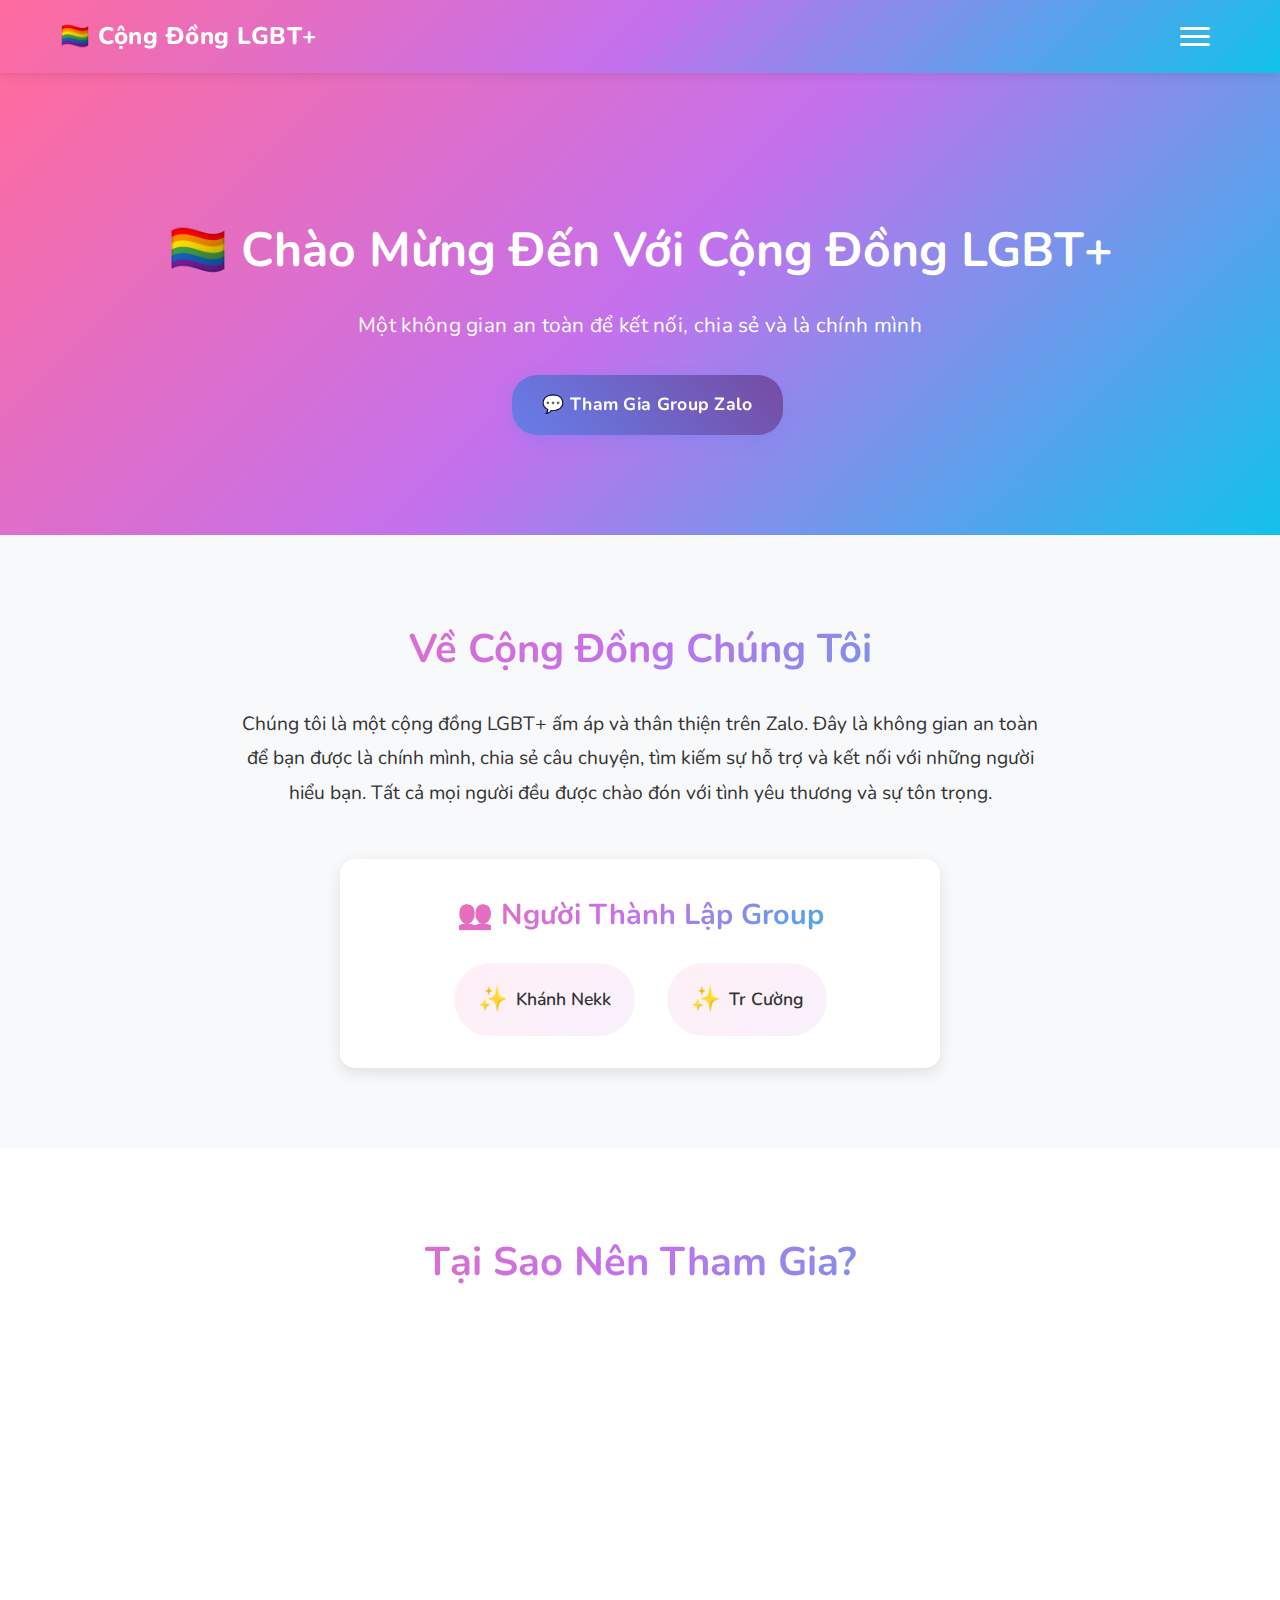
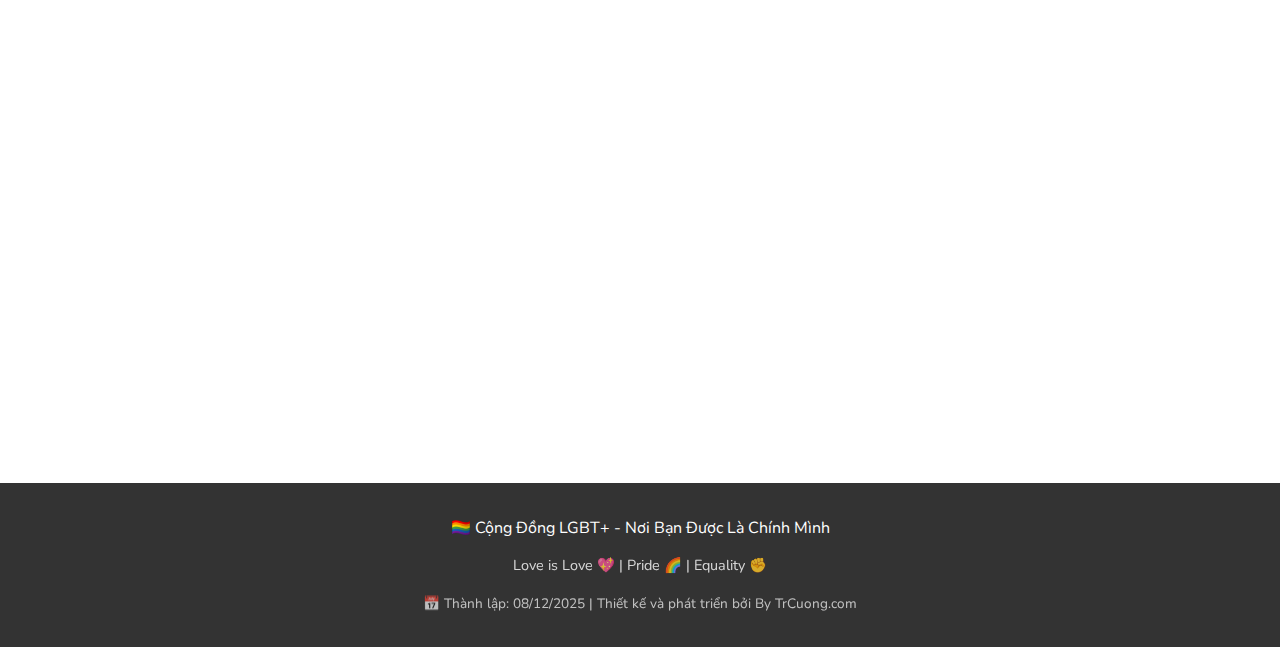
<file: index.html>
<!DOCTYPE html>
<html lang="vi">
<head>
    <meta charset="UTF-8">
    <meta name="viewport" content="width=device-width, initial-scale=1.0">
    <title>Cộng Đồng LGBT+ - Nơi Bạn Được Là Chính Mình</title>
    <link rel="preconnect" href="https://fonts.googleapis.com">
    <link rel="preconnect" href="https://fonts.gstatic.com" crossorigin>
    <link href="https://fonts.googleapis.com/css2?family=Nunito:wght@400;600;700;800&display=swap" rel="stylesheet">
    <link rel="stylesheet" href="style.css">
</head>
<body>
    <header>
        <nav>
            <div class="logo">
                <h1>🏳️‍🌈 Cộng Đồng LGBT+</h1>
            </div>
            <button class="mobile-menu-toggle" id="mobileMenuToggle">
                <span></span>
                <span></span>
                <span></span>
            </button>
            <ul class="nav-links" id="navLinks">
                <li><a href="#home">Trang Chủ</a></li>
                <li><a href="gallery.html">Hoạt Động</a></li>
                <li><a href="rules.html">Luật Group</a></li>
                <li><a href="#form">Đăng Ký</a></li>
            </ul>
        </nav>
    </header>

    <section id="home" class="hero">
        <div class="hero-content">
            <h2>🏳️‍🌈 Chào Mừng Đến Với Cộng Đồng LGBT+</h2>
            <p>Một không gian an toàn để kết nối, chia sẻ và là chính mình</p>
            <div class="cta-buttons">
                <a href="https://zalo.me/g/jvgoxt973" target="_blank" class="cta-button secondary">💬 Tham Gia Group Zalo</a>
            </div>
        </div>
    </section>

    <section id="about" class="about">
        <div class="container">
            <h2>Về Cộng Đồng Chúng Tôi</h2>
            <p>Chúng tôi là một cộng đồng LGBT+ ấm áp và thân thiện trên Zalo. Đây là không gian an toàn để bạn được là chính mình, chia sẻ câu chuyện, tìm kiếm sự hỗ trợ và kết nối với những người hiểu bạn. Tất cả mọi người đều được chào đón với tình yêu thương và sự tôn trọng.</p>
            
            <div class="founders">
                <h3>👥 Người Thành Lập Group</h3>
                <div class="founders-list">
                    <div class="founder-item">
                        <span class="founder-icon">✨</span>
                        <span class="founder-name">Khánh Nekk</span>
                    </div>
                    <div class="founder-item">
                        <span class="founder-icon">✨</span>
                        <span class="founder-name">Tr Cường</span>
                    </div>
                </div>
            </div>
        </div>
    </section>

    <section id="benefits" class="benefits">
        <div class="container">
            <h2>Tại Sao Nên Tham Gia?</h2>
            <div class="benefits-grid">
                <div class="benefit-card">
                    <div class="icon">🤗</div>
                    <h3>Không Gian An Toàn</h3>
                    <p>Được là chính mình mà không sợ bị phán xét</p>
                </div>
                <div class="benefit-card">
                    <div class="icon">💖</div>
                    <h3>Hỗ Trợ Tinh Thần</h3>
                    <p>Nhận sự động viên và hỗ trợ từ cộng đồng</p>
                </div>
                <div class="benefit-card">
                    <div class="icon">�</div>
                    <h3>Kết Nối Bạn Bè</h3>
                    <p>Gặp gỡ những người bạn hiểu và chia sẻ cùng bạn</p>
                </div>
                <div class="benefit-card">
                    <div class="icon">🎉</div>
                    <h3>Sự Kiện & Hoạt Động</h3>
                    <p>Tham gia các buổi gặp mặt và sự kiện cộng đồng</p>
                </div>
                <div class="benefit-card">
                    <div class="icon">📚</div>
                    <h3>Chia Sẻ Kiến Thức</h3>
                    <p>Tìm hiểu về quyền lợi và các vấn đề LGBT+</p>
                </div>
                <div class="benefit-card">
                    <div class="icon">🔒</div>
                    <h3>Bảo Mật & Riêng Tư</h3>
                    <p>Thông tin của bạn được bảo vệ tuyệt đối</p>
                </div>
            </div>
        </div>
    </section>

    <footer>
        <div class="container">
            <p>🏳️‍🌈 Cộng Đồng LGBT+ - Nơi Bạn Được Là Chính Mình</p>
            <p style="margin-top: 10px; font-size: 0.9rem; opacity: 0.8;">Love is Love 💖 | Pride 🌈 | Equality ✊</p>
            <p style="margin-top: 15px; font-size: 0.85rem; opacity: 0.7;">📅 Thành lập: 08/12/2025 | Thiết kế và phát triển bởi By TrCuong.com</p>
        </div>
    </footer>

    <!-- Activity Popup Modal -->
    <div id="activityPopup" class="activity-popup-overlay">
        <div class="activity-popup">
            <button class="popup-close" id="closePopup">&times;</button>
            <div class="popup-content">
                <div class="popup-icon">🎮</div>
                <h3>Hoạt Động Đang Diễn Ra!</h3>
                <div class="popup-title">Trò Chơi Tháng 12</div>
                <p class="popup-description">
                    ✨ Tham gia các trò chơi thú vị trong tháng 12! Cùng nhau vui chơi, thử thách bản thân và kết nối với cộng đồng LGBT+ thân yêu.
                </p>
                <div class="popup-warning">
                    ⚠️ <strong>Lưu ý:</strong> Chỉ thành viên Group mới có thể tham gia. Bài dự thi từ người ngoài sẽ bị xóa tự động!
                </div>
                <div class="popup-time">
                    📅 <strong>12/12/2025 - 30/12/2025</strong>
                </div>
                <div class="popup-result">
                    🏆 <strong>Công bố kết quả: 1/1/2026</strong>
                </div>
                <div class="popup-award">
                    🎉 <strong>Trao giải & đăng trang: 2/1/2026</strong>
                </div>
                <div class="popup-member-only">
                    👑 <strong>Chỉ dành cho thành viên đã tham gia Group Zalo</strong>
                </div>
                <div class="popup-reward">
                    🏆 Có phần thưởng đặc biệt!
                </div>
                <div class="popup-actions">
                    <a href="gallery.html" class="popup-btn primary">📋 Xem Chi Tiết</a>
                    <button class="popup-btn secondary" id="closePopupBtn">Để Sau</button>
                </div>
            </div>
        </div>
    </div>

    <script src="script.js"></script>
    <script src="activity-popup.js"></script>
    <script src="contest-status.js"></script>
</body>
</html>
</file>
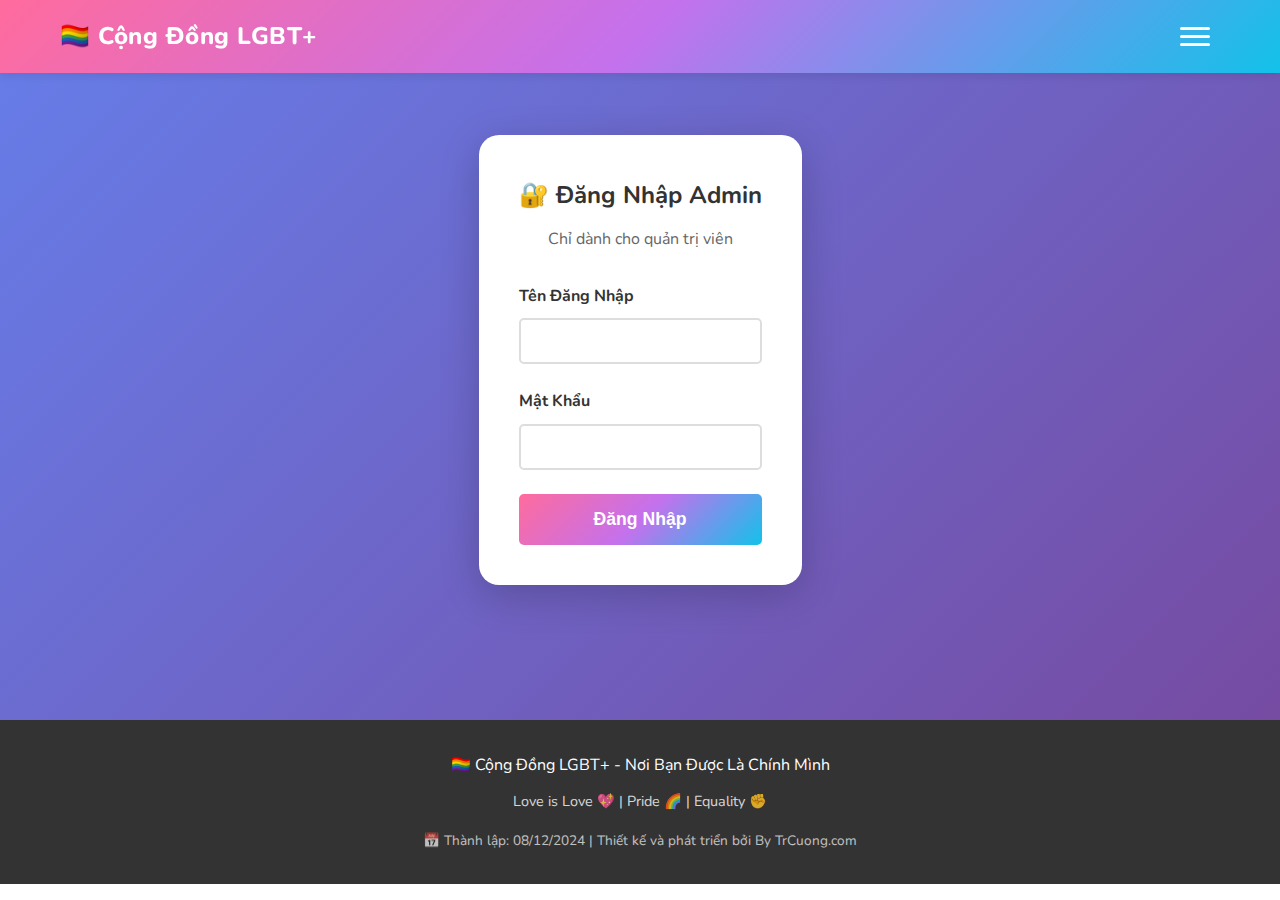
<file: admin-activities.html>
<!DOCTYPE html>
<html lang="vi">
<head>
    <meta charset="UTF-8">
    <meta name="viewport" content="width=device-width, initial-scale=1.0">
    <title>Quản Lý Hoạt Động - Cộng Đồng LGBT+</title>
    <link rel="preconnect" href="https://fonts.googleapis.com">
    <link rel="preconnect" href="https://fonts.gstatic.com" crossorigin>
    <link href="https://fonts.googleapis.com/css2?family=Nunito:wght@400;600;700;800&display=swap" rel="stylesheet">
    <link rel="stylesheet" href="style.css">
</head>
<body>
    <header>
        <nav>
            <div class="logo">
                <h1>🏳️‍🌈 Cộng Đồng LGBT+</h1>
            </div>
            <button class="mobile-menu-toggle" id="mobileMenuToggle">
                <span></span>
                <span></span>
                <span></span>
            </button>
            <ul class="nav-links" id="navLinks">
                <li><a href="javascript:history.back()" class="back-link">← Quay Về</a></li>
                <li><a href="index.html">Trang Chủ</a></li>
                <li><a href="admin-dashboard.html">Bảng Điều Khiển</a></li>
                <li><a href="#" id="logoutBtn">🚪 Đăng Xuất</a></li>
            </ul>
        </nav>
    </header>

    <section class="admin-activities">
        <div class="container">
            <h2>🎯 Quản Lý Hoạt Động & Cuộc Thi</h2>
            
            <div class="activity-form-section">
                <h3>➕ Tạo Hoạt Động/Cuộc Thi Mới</h3>
                <form id="createActivityForm">
                    <div class="form-group">
                        <label for="activityTitle">Tên Hoạt Động/Cuộc Thi *</label>
                        <input type="text" id="activityTitle" required placeholder="VD: Tết Của Bạn Như Nào?">
                    </div>
                    
                    <div class="form-group">
                        <label for="activityType">Loại Tham Gia *</label>
                        <select id="activityType" required>
                            <option value="">-- Chọn loại --</option>
                            <option value="photo">📸 Gửi Ảnh</option>
                            <option value="text">✍️ Viết Bài</option>
                            <option value="both">🖼️ Cả Ảnh và Bài Viết</option>
                        </select>
                    </div>
                    
                    <div class="form-group">
                        <label for="activityDescription">Mô Tả & Hướng Dẫn *</label>
                        <textarea id="activityDescription" rows="4" required placeholder="Mô tả hoạt động và hướng dẫn tham gia..."></textarea>
                    </div>
                    
                    <div class="form-group">
                        <label for="activityDeadline">Hạn Chót (tùy chọn)</label>
                        <input type="date" id="activityDeadline">
                    </div>
                    
                    <div class="form-group">
                        <label>
                            <input type="checkbox" id="activityActive" checked>
                            Kích hoạt ngay (thành viên có thể tham gia)
                        </label>
                    </div>
                    
                    <button type="submit" class="submit-button">Tạo Hoạt Động</button>
                </form>
            </div>

            <div class="activities-list-section">
                <h3>📋 Danh Sách Hoạt Động</h3>
                <div id="activitiesList" class="activities-list">
                    <p class="loading">Đang tải...</p>
                </div>
            </div>
        </div>
    </section>

    <footer>
        <div class="container">
            <p>🏳️‍🌈 Cộng Đồng LGBT+ - Nơi Bạn Được Là Chính Mình</p>
            <p style="margin-top: 10px; font-size: 0.9rem; opacity: 0.8;">Love is Love 💖 | Pride 🌈 | Equality ✊</p>
            <p style="margin-top: 15px; font-size: 0.85rem; opacity: 0.7;">📅 Thành lập: 08/12/2025 | Thiết kế và phát triển bởi By TrCuong.com</p>
        </div>
    </footer>

    <script src="script.js"></script>
    <script src="admin-activities.js"></script>
</body>
</html>
</file>
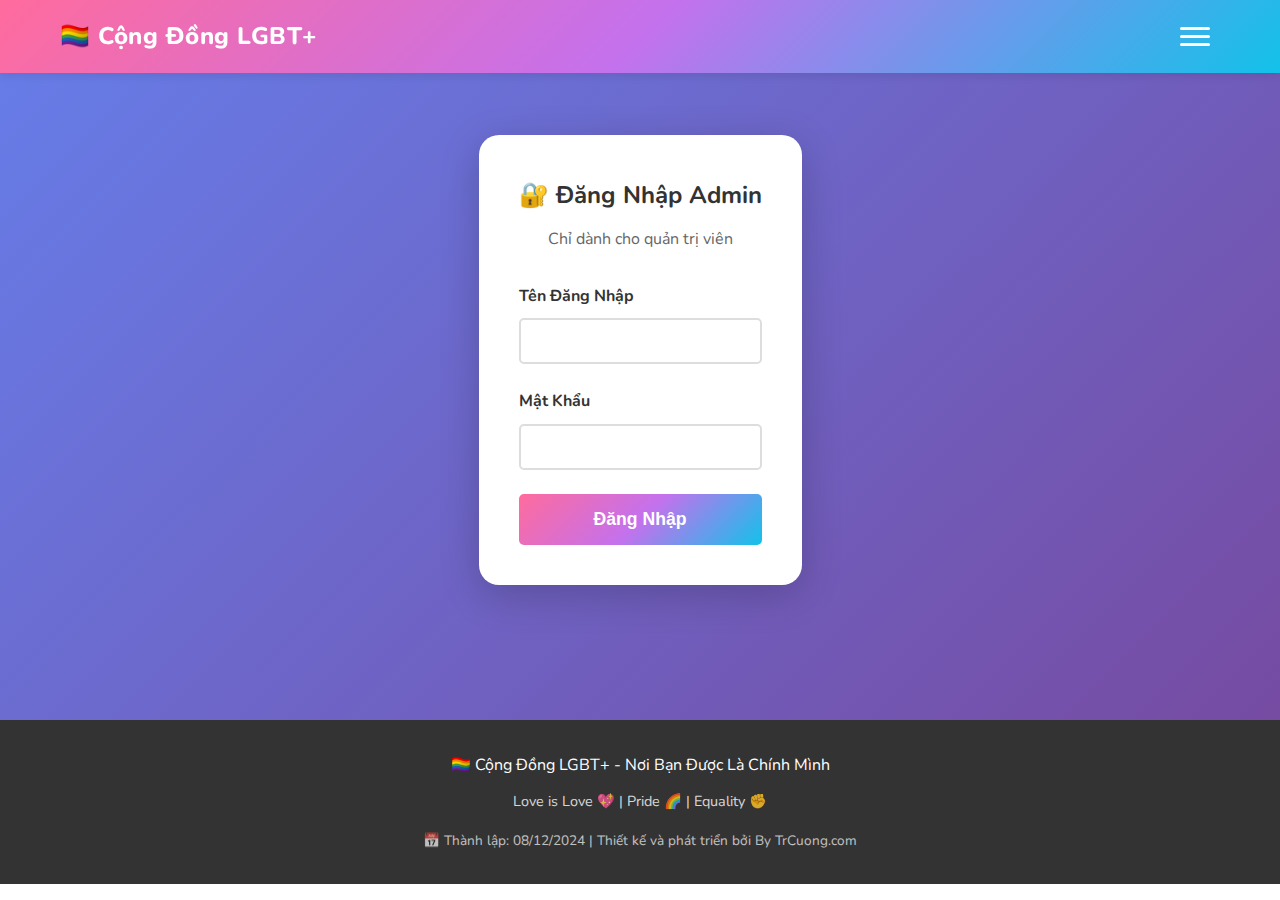
<file: admin-dashboard.html>
<!DOCTYPE html>
<html lang="vi">
<head>
    <meta charset="UTF-8">
    <meta name="viewport" content="width=device-width, initial-scale=1.0">
    <title>Quản Trị - Cộng Đồng LGBT+</title>
    <link rel="preconnect" href="https://fonts.googleapis.com">
    <link rel="preconnect" href="https://fonts.gstatic.com" crossorigin>
    <link href="https://fonts.googleapis.com/css2?family=Nunito:wght@400;600;700;800&display=swap" rel="stylesheet">
    <link rel="stylesheet" href="style.css">
</head>
<body>
    <header>
        <nav>
            <div class="logo">
                <h1>🏳️‍🌈 Cộng Đồng LGBT+</h1>
            </div>
            <button class="mobile-menu-toggle" id="mobileMenuToggle">
                <span></span>
                <span></span>
                <span></span>
            </button>
            <ul class="nav-links" id="navLinks">
                <li><a href="javascript:history.back()" class="back-link">← Quay Về</a></li>
                <li><a href="index.html">Trang Chủ</a></li>
                <li><a href="admin-dashboard.html">Dashboard</a></li>
                <li><a href="#" id="logoutBtn">🚪 Đăng Xuất</a></li>
            </ul>
        </nav>
    </header>

    <section class="admin-dashboard">
        <div class="container">
            <div class="dashboard-header">
                <h2>👋 Xin chào, <span id="adminName">Admin</span>!</h2>
                <p>Chào mừng đến trang quản trị</p>
            </div>

            <div class="dashboard-grid">
                <div class="dashboard-card">
                    <div class="card-icon">📊</div>
                    <h3>Xem Danh Sách Đăng Ký</h3>
                    <p>Xem tất cả thành viên đã đăng ký qua form</p>
                    <a href="https://docs.google.com/spreadsheets/d/1YAUE-Q-cf7row6itOEkHz29tWbXFOVUT4YY7T7WmoFU/edit" target="_blank" class="cta-button primary">
                        Mở Google Sheets
                    </a>
                </div>

                <div class="dashboard-card">
                    <div class="card-icon">📸</div>
                    <h3>Quản Lý Hình Ảnh</h3>
                    <p>Xem và quản lý hình ảnh được tải lên</p>
                    <a href="https://forms.gle/FxdeqTwEfWjRheBG7" target="_blank" class="cta-button primary">
                        Xem Google Form
                    </a>
                </div>

                <div class="dashboard-card">
                    <div class="card-icon">⚙️</div>
                    <h3>Cài Đặt</h3>
                    <p>Cấu hình và quản lý website</p>
                    <button class="cta-button" onclick="alert('Chức năng đang phát triển')">
                        Cài Đặt
                    </button>
                </div>

                <div class="dashboard-card">
                    <div class="card-icon">📝</div>
                    <h3>Hướng Dẫn</h3>
                    <p>Xem hướng dẫn sử dụng và cập nhật</p>
                    <a href="HUONG_DAN_GITHUB.md" class="cta-button">
                        Xem Hướng Dẫn
                    </a>
                </div>
            </div>

            <div class="dashboard-info">
                <h3>📌 Thông Tin Quan Trọng</h3>
                <ul>
                    <li><strong>Google Sheets:</strong> Lưu trữ thông tin đăng ký thành viên</li>
                    <li><strong>Google Form:</strong> Thu thập hình ảnh hoạt động</li>
                    <li><strong>GitHub Pages:</strong> Hosting website miễn phí</li>
                    <li><strong>Zalo Group:</strong> <a href="https://zalo.me/g/jvgoxt973" target="_blank">https://zalo.me/g/jvgoxt973</a></li>
                </ul>
            </div>
        </div>
    </section>

    <footer>
        <div class="container">
            <p>🏳️‍🌈 Cộng Đồng LGBT+ - Nơi Bạn Được Là Chính Mình</p>
            <p style="margin-top: 10px; font-size: 0.9rem; opacity: 0.8;">Love is Love 💖 | Pride 🌈 | Equality ✊</p>
            <p style="margin-top: 15px; font-size: 0.85rem; opacity: 0.7;">📅 Thành lập: 08/12/2024 | Thiết kế và phát triển bởi By TrCuong.com</p>
        </div>
    </footer>

    <script src="script.js"></script>
    <script src="admin-dashboard.js"></script>
</body>
</html>
</file>
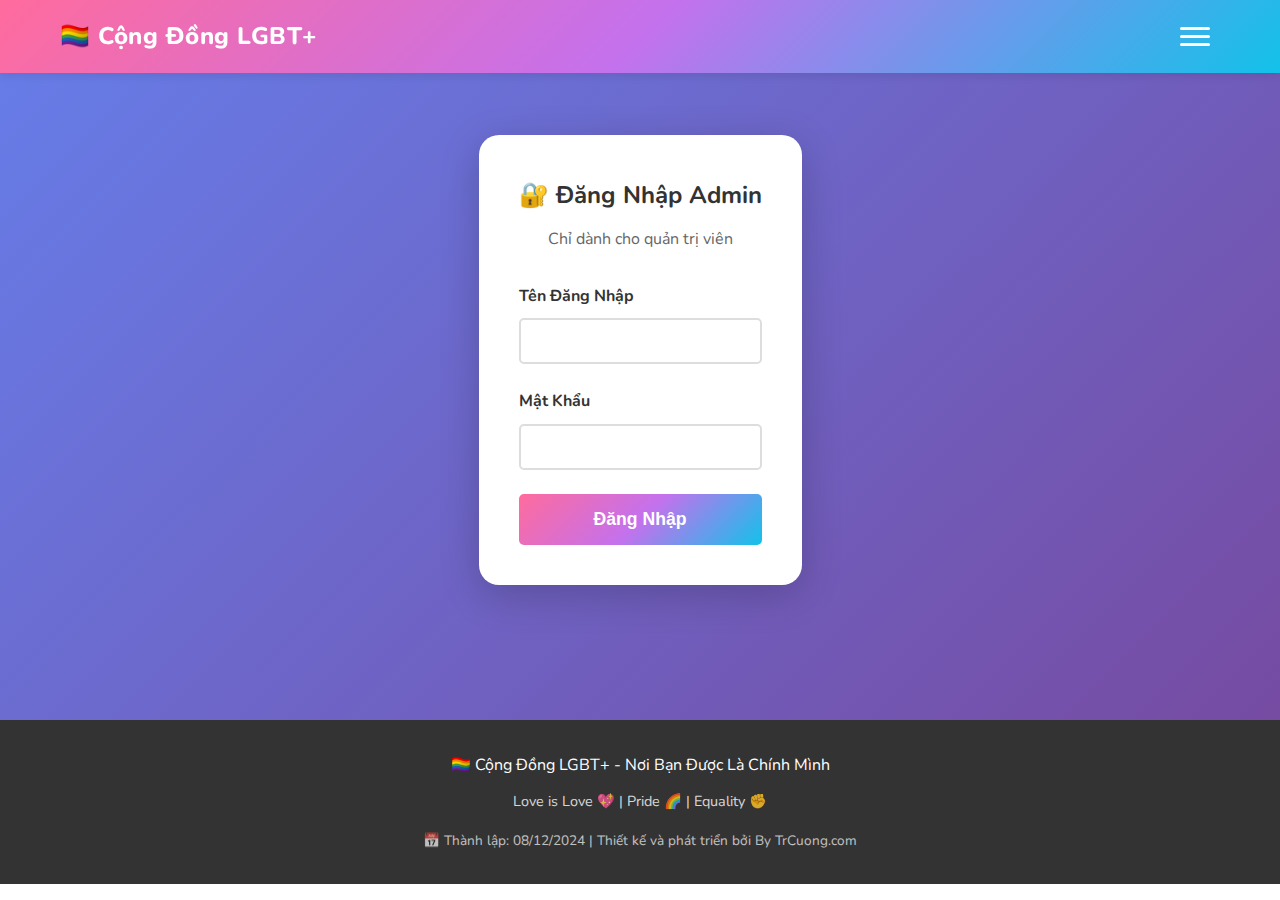
<file: admin-submissions.html>
<!DOCTYPE html>
<html lang="vi">
<head>
    <meta charset="UTF-8">
    <meta name="viewport" content="width=device-width, initial-scale=1.0">
    <title>Xem Bài Gửi - Cộng Đồng LGBT+</title>
    <link rel="preconnect" href="https://fonts.googleapis.com">
    <link rel="preconnect" href="https://fonts.gstatic.com" crossorigin>
    <link href="https://fonts.googleapis.com/css2?family=Nunito:wght@400;600;700;800&display=swap" rel="stylesheet">
    <link rel="stylesheet" href="style.css">
</head>
<body>
    <header>
        <nav>
            <div class="logo">
                <h1>🏳️‍🌈 Cộng Đồng LGBT+</h1>
            </div>
            <button class="mobile-menu-toggle" id="mobileMenuToggle">
                <span></span>
                <span></span>
                <span></span>
            </button>
            <ul class="nav-links" id="navLinks">
                <li><a href="javascript:history.back()" class="back-link">← Quay Về</a></li>
                <li><a href="admin-dashboard.html">Bảng Điều Khiển</a></li>
                <li><a href="admin-activities.html">Quản Lý Hoạt Động</a></li>
                <li><a href="#" id="logoutBtn">🚪 Đăng Xuất</a></li>
            </ul>
        </nav>
    </header>

    <section class="admin-submissions">
        <div class="container">
            <div id="activityTitle"></div>
            <div id="submissionsList" class="submissions-list">
                <p class="loading">Đang tải...</p>
            </div>
        </div>
    </section>

    <footer>
        <div class="container">
            <p>🏳️‍🌈 Cộng Đồng LGBT+ - Nơi Bạn Được Là Chính Mình</p>
            <p style="margin-top: 10px; font-size: 0.9rem; opacity: 0.8;">Love is Love 💖 | Pride 🌈 | Equality ✊</p>
            <p style="margin-top: 15px; font-size: 0.85rem; opacity: 0.7;">📅 Thành lập: 08/12/2025 | Thiết kế và phát triển bởi By TrCuong.com</p>
        </div>
    </footer>

    <script src="script.js"></script>
    <script src="admin-submissions.js"></script>
</body>
</html>
</file>
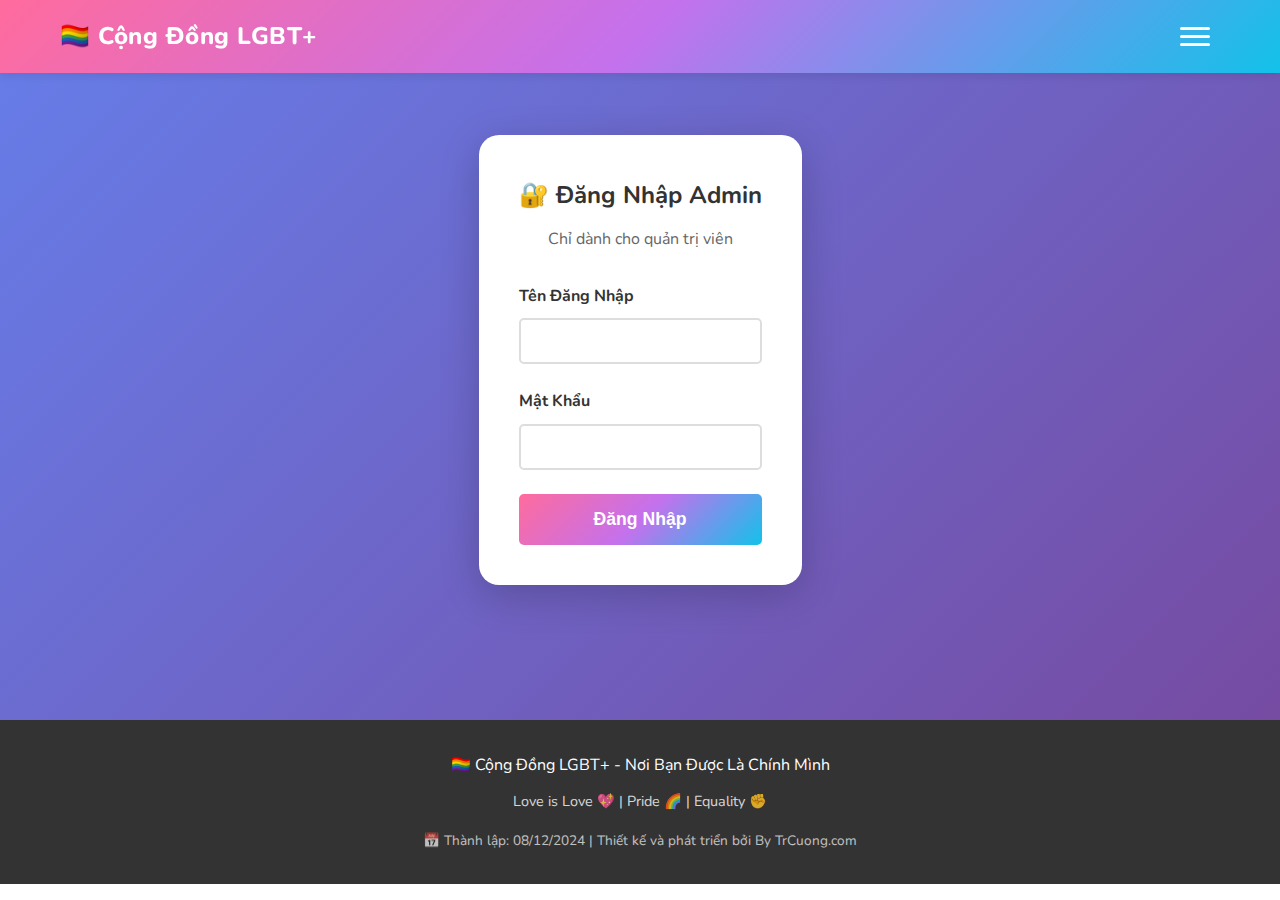
<file: admin.html>
<!DOCTYPE html>
<html lang="vi">
<head>
    <meta charset="UTF-8">
    <meta name="viewport" content="width=device-width, initial-scale=1.0">
    <title>Đăng Nhập Admin - Cộng Đồng LGBT+</title>
    <link rel="preconnect" href="https://fonts.googleapis.com">
    <link rel="preconnect" href="https://fonts.gstatic.com" crossorigin>
    <link href="https://fonts.googleapis.com/css2?family=Nunito:wght@400;600;700;800&display=swap" rel="stylesheet">
    <link rel="stylesheet" href="style.css">
</head>
<body>
    <header>
        <nav>
            <div class="logo">
                <h1>🏳️‍🌈 Cộng Đồng LGBT+</h1>
            </div>
            <button class="mobile-menu-toggle" id="mobileMenuToggle">
                <span></span>
                <span></span>
                <span></span>
            </button>
            <ul class="nav-links" id="navLinks">
                <li><a href="javascript:history.back()" class="back-link">← Quay Về</a></li>
                <li><a href="index.html">Trang Chủ</a></li>
                <li><a href="index.html#about">Giới Thiệu</a></li>
                <li><a href="index.html#benefits">Quyền Lợi</a></li>
                <li><a href="gallery.html">Hoạt Động</a></li>
                <li><a href="rules.html">Luật Group</a></li>
                <li><a href="index.html#form">Đăng Ký</a></li>
                <li><a href="admin.html" class="admin-link">🔐 Admin</a></li>
            </ul>
        </nav>
    </header>

    <section class="admin-login">
        <div class="container">
            <div class="login-box">
                <h2>🔐 Đăng Nhập Admin</h2>
                <p class="login-description">Chỉ dành cho quản trị viên</p>
                
                <form id="adminLoginForm">
                    <div class="form-group">
                        <label for="username">Tên Đăng Nhập</label>
                        <input type="text" id="username" name="username" required autocomplete="username">
                    </div>
                    
                    <div class="form-group">
                        <label for="password">Mật Khẩu</label>
                        <input type="password" id="password" name="password" required autocomplete="current-password">
                    </div>
                    
                    <button type="submit" class="submit-button">Đăng Nhập</button>
                </form>
                
                <div id="loginError" class="error-message" style="display: none;">
                    ❌ Tên đăng nhập hoặc mật khẩu không đúng!
                </div>
            </div>
        </div>
    </section>

    <footer>
        <div class="container">
            <p>🏳️‍🌈 Cộng Đồng LGBT+ - Nơi Bạn Được Là Chính Mình</p>
            <p style="margin-top: 10px; font-size: 0.9rem; opacity: 0.8;">Love is Love 💖 | Pride 🌈 | Equality ✊</p>
            <p style="margin-top: 15px; font-size: 0.85rem; opacity: 0.7;">📅 Thành lập: 08/12/2024 | Thiết kế và phát triển bởi By TrCuong.com</p>
        </div>
    </footer>

    <script src="script.js"></script>
    <script src="admin.js"></script>
</body>
</html>
</file>
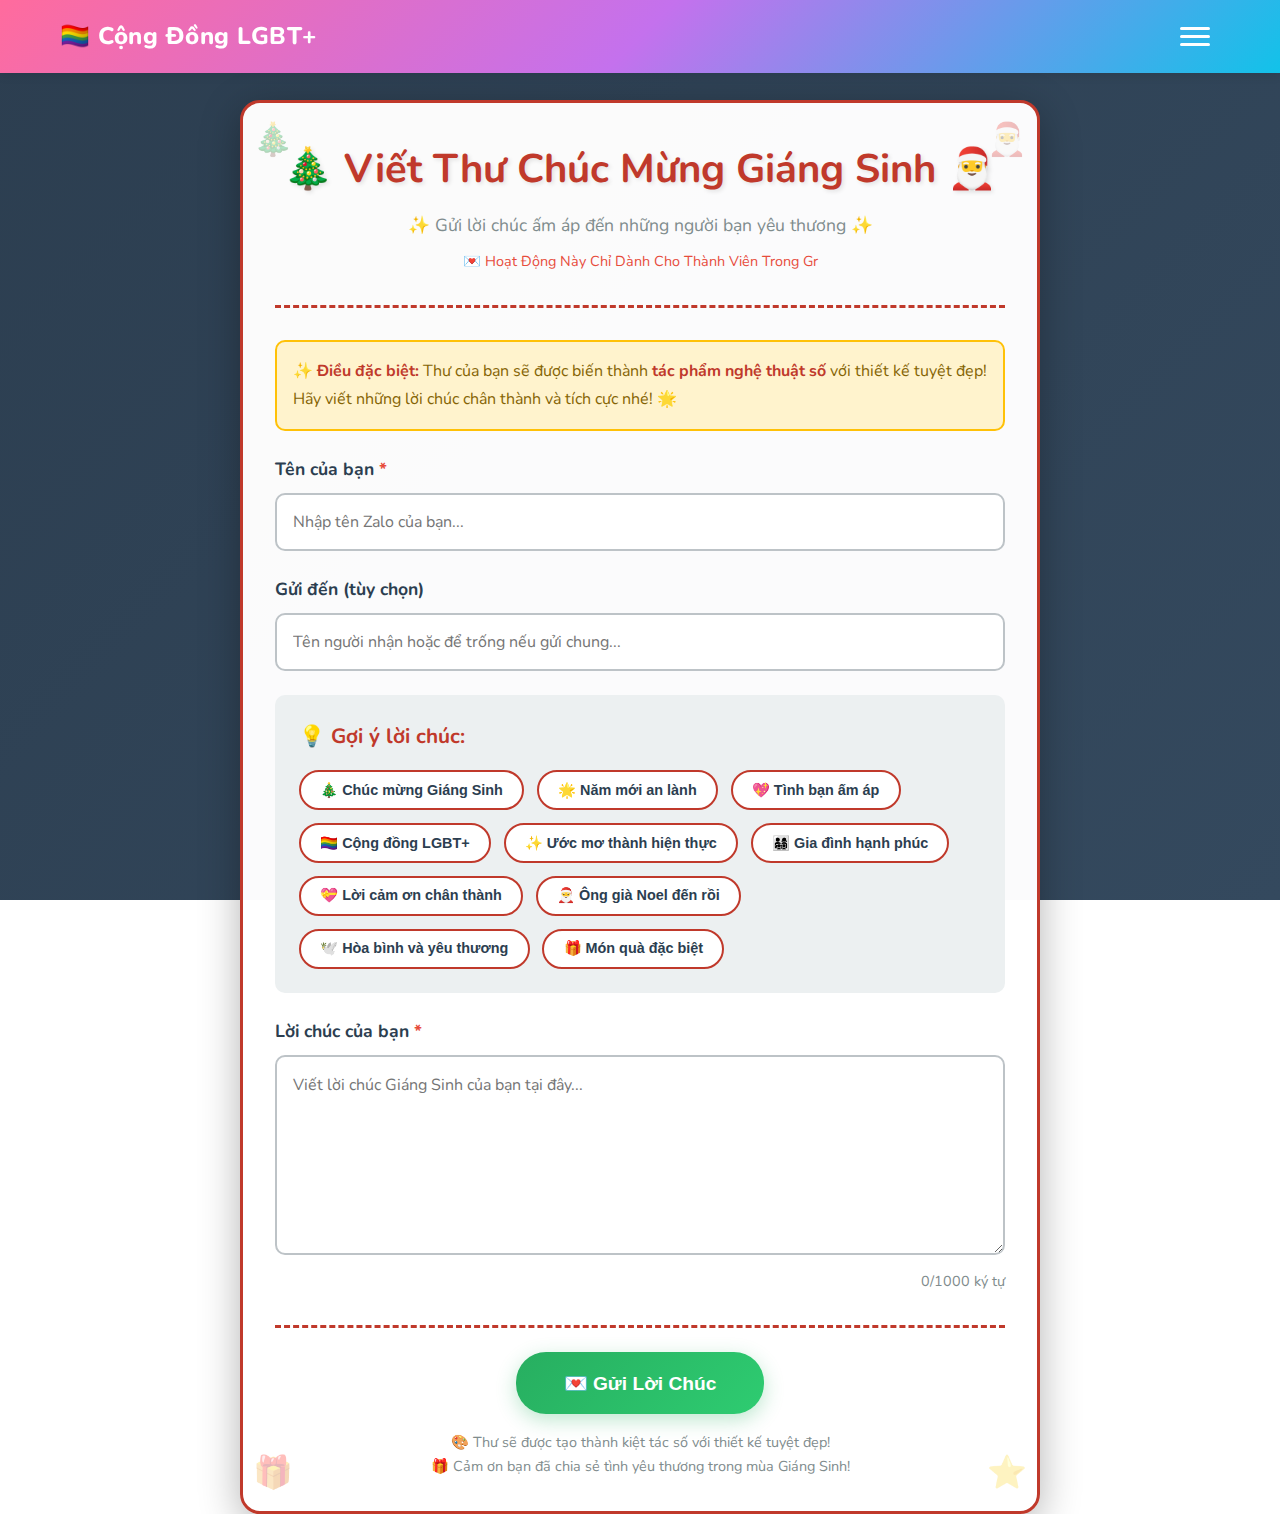
<file: christmas-letter.html>
<!DOCTYPE html>
<html lang="vi">
<head>
    <meta charset="UTF-8">
    <meta name="viewport" content="width=device-width, initial-scale=1.0">
    <title>Viết Thư Chúc Mừng Giáng Sinh - Cộng Đồng LGBT+</title>
    <link rel="preconnect" href="https://fonts.googleapis.com">
    <link rel="preconnect" href="https://fonts.gstatic.com" crossorigin>
    <link href="https://fonts.googleapis.com/css2?family=Nunito:wght@400;600;700;800&display=swap" rel="stylesheet">
    <link rel="stylesheet" href="style.css">
    <style>
        body {
            background: linear-gradient(135deg, #2c3e50, #34495e);
            background-attachment: fixed;
            min-height: 100vh;
            position: relative;
            overflow-x: hidden;
        }

        .letter-container {
            max-width: 800px;
            margin: 0 auto;
            margin-top: 100px;
            padding: 2rem;
            background: rgba(255, 255, 255, 0.98);
            border-radius: 20px;
            box-shadow: 0 10px 40px rgba(0,0,0,0.3);
            color: #2c3e50;
            position: relative;
            border: 3px solid #c0392b;
        }

        .letter-header {
            text-align: center;
            margin-bottom: 2rem;
            padding-bottom: 1.5rem;
            border-bottom: 3px dashed #c0392b;
        }

        .letter-header h2 {
            font-size: 2.5rem;
            color: #c0392b;
            margin-bottom: 0.5rem;
            text-shadow: 2px 2px 4px rgba(0,0,0,0.1);
        }

        .letter-header p {
            font-size: 1.1rem;
            color: #7f8c8d;
            margin: 0.5rem 0;
        }

        .form-group {
            margin-bottom: 1.5rem;
        }

        .form-group label {
            display: block;
            font-size: 1.1rem;
            font-weight: bold;
            color: #2c3e50;
            margin-bottom: 0.5rem;
        }

        .form-group label .required {
            color: #e74c3c;
        }

        .form-group input,
        .form-group textarea {
            width: 100%;
            padding: 1rem;
            border: 2px solid #bdc3c7;
            border-radius: 10px;
            font-size: 1rem;
            font-family: 'Nunito', sans-serif;
            transition: all 0.3s ease;
            box-sizing: border-box;
        }

        .form-group input:focus,
        .form-group textarea:focus {
            outline: none;
            border-color: #c0392b;
            box-shadow: 0 0 10px rgba(192, 57, 43, 0.2);
        }

        .form-group textarea {
            min-height: 200px;
            resize: vertical;
            line-height: 1.6;
        }

        .char-counter {
            text-align: right;
            font-size: 0.9rem;
            color: #7f8c8d;
            margin-top: 0.3rem;
        }

        .template-section {
            background: #ecf0f1;
            padding: 1.5rem;
            border-radius: 10px;
            margin-bottom: 1.5rem;
        }

        .template-section h3 {
            color: #c0392b;
            margin-bottom: 1rem;
            font-size: 1.3rem;
        }

        .template-buttons {
            display: flex;
            flex-wrap: wrap;
            gap: 0.8rem;
        }

        .template-btn {
            background: white;
            color: #2c3e50;
            border: 2px solid #c0392b;
            padding: 0.6rem 1.2rem;
            border-radius: 20px;
            font-size: 0.9rem;
            cursor: pointer;
            transition: all 0.3s ease;
            font-weight: 600;
        }

        .template-btn:hover {
            background: #c0392b;
            color: white;
            transform: translateY(-2px);
            box-shadow: 0 4px 10px rgba(192, 57, 43, 0.3);
        }

        .submit-section {
            text-align: center;
            margin-top: 2rem;
            padding-top: 1.5rem;
            border-top: 3px dashed #c0392b;
        }

        .submit-btn {
            background: linear-gradient(135deg, #27ae60, #2ecc71);
            color: white;
            border: none;
            padding: 1.2rem 3rem;
            border-radius: 30px;
            font-size: 1.2rem;
            font-weight: bold;
            cursor: pointer;
            transition: all 0.3s ease;
            box-shadow: 0 6px 20px rgba(39, 174, 96, 0.3);
        }

        .submit-btn:hover {
            background: linear-gradient(135deg, #2ecc71, #27ae60);
            transform: translateY(-3px);
            box-shadow: 0 8px 25px rgba(39, 174, 96, 0.4);
        }

        .submit-btn:disabled {
            background: #95a5a6;
            cursor: not-allowed;
            transform: none;
        }

        .decoration {
            position: absolute;
            font-size: 2rem;
            opacity: 0.3;
            pointer-events: none;
        }

        .decoration.top-left {
            top: 10px;
            left: 10px;
        }

        .decoration.top-right {
            top: 10px;
            right: 10px;
        }

        .decoration.bottom-left {
            bottom: 10px;
            left: 10px;
        }

        .decoration.bottom-right {
            bottom: 10px;
            right: 10px;
        }

        .info-box {
            background: #fff3cd;
            border: 2px solid #ffc107;
            border-radius: 10px;
            padding: 1rem;
            margin-bottom: 1.5rem;
            color: #856404;
        }

        .info-box strong {
            color: #c0392b;
        }

        .snowflake {
            position: fixed;
            top: -10px;
            color: rgba(255,255,255,0.8);
            font-size: 1.2rem;
            animation: snowfall linear infinite;
            pointer-events: none;
            z-index: 1;
            text-shadow: 0 0 10px rgba(255,255,255,0.5);
        }

        @keyframes snowfall {
            0% { 
                transform: translateY(-100vh) rotate(0deg);
                opacity: 0;
            }
            10% { opacity: 1; }
            90% { opacity: 1; }
            100% { 
                transform: translateY(100vh) rotate(360deg);
                opacity: 0;
            }
        }

        @media (max-width: 768px) {
            .letter-container {
                margin: 1rem;
                margin-top: 90px;
                padding: 1.5rem;
            }

            .letter-header h2 {
                font-size: 2rem;
            }

            .template-buttons {
                flex-direction: column;
            }

            .template-btn {
                width: 100%;
            }

            .submit-btn {
                width: 100%;
                padding: 1rem 2rem;
            }
        }
    </style>
</head>
<body>
    <header>
        <nav>
            <div class="logo">
                <h1>🏳️‍🌈 Cộng Đồng LGBT+</h1>
            </div>
            <button class="mobile-menu-toggle" id="mobileMenuToggle">
                <span></span>
                <span></span>
                <span></span>
            </button>
            <ul class="nav-links" id="navLinks">
                <li><a href="javascript:history.back()" class="back-link">← Quay Về</a></li>
                <li><a href="index.html">Trang Chủ</a></li>
                <li><a href="gallery.html">Hoạt Động</a></li>
                <li><a href="rules.html">Luật Group</a></li>
            </ul>
        </nav>
    </header>

    <section class="letter-section">
        <div class="container">
            <div class="letter-container">
                <!-- Decorations -->
                <div class="decoration top-left">🎄</div>
                <div class="decoration top-right">🎅</div>
                <div class="decoration bottom-left">🎁</div>
                <div class="decoration bottom-right">⭐</div>

                <div class="letter-header">
                    <h2>🎄 Viết Thư Chúc Mừng Giáng Sinh 🎅</h2>
                    <p>✨ Gửi lời chúc ấm áp đến những người bạn yêu thương ✨</p>
                    <p style="font-size: 0.9rem; color: #e74c3c; margin-top: 0.5rem;">
                        💌 Hoạt Động Này Chỉ Dành Cho Thành Viên Trong Gr
                    </p>
                </div>

                <div class="info-box">
                    <strong>✨ Điều đặc biệt:</strong> Thư của bạn sẽ được biến thành <strong>tác phẩm nghệ thuật số</strong> với thiết kế tuyệt đẹp! 
                    Hãy viết những lời chúc chân thành và tích cực nhé! 🌟
                </div>

                <form id="letterForm">
                    <div class="form-group">
                        <label for="senderName">
                            Tên của bạn <span class="required">*</span>
                        </label>
                        <input 
                            type="text" 
                            id="senderName" 
                            name="senderName" 
                            placeholder="Nhập tên Zalo của bạn..."
                            required
                            maxlength="50"
                        >
                    </div>

                    <div class="form-group">
                        <label for="receiverName">
                            Gửi đến (tùy chọn)
                        </label>
                        <input 
                            type="text" 
                            id="receiverName" 
                            name="receiverName" 
                            placeholder="Tên người nhận hoặc để trống nếu gửi chung..."
                            maxlength="50"
                        >
                    </div>

                    <div class="template-section">
                        <h3>💡 Gợi ý lời chúc:</h3>
                        <div class="template-buttons">
                            <button type="button" class="template-btn" onclick="useTemplate(1)">
                                🎄 Chúc mừng Giáng Sinh
                            </button>
                            <button type="button" class="template-btn" onclick="useTemplate(2)">
                                🌟 Năm mới an lành
                            </button>
                            <button type="button" class="template-btn" onclick="useTemplate(3)">
                                💖 Tình bạn ấm áp
                            </button>
                            <button type="button" class="template-btn" onclick="useTemplate(4)">
                                🏳️‍🌈 Cộng đồng LGBT+
                            </button>
                            <button type="button" class="template-btn" onclick="useTemplate(5)">
                                ✨ Ước mơ thành hiện thực
                            </button>
                            <button type="button" class="template-btn" onclick="useTemplate(6)">
                                👨‍👩‍👧‍👦 Gia đình hạnh phúc
                            </button>
                            <button type="button" class="template-btn" onclick="useTemplate(7)">
                                💝 Lời cảm ơn chân thành
                            </button>
                            <button type="button" class="template-btn" onclick="useTemplate(8)">
                                🎅 Ông già Noel đến rồi
                            </button>
                            <button type="button" class="template-btn" onclick="useTemplate(9)">
                                🕊️ Hòa bình và yêu thương
                            </button>
                            <button type="button" class="template-btn" onclick="useTemplate(10)">
                                🎁 Món quà đặc biệt
                            </button>
                        </div>
                    </div>

                    <div class="form-group">
                        <label for="message">
                            Lời chúc của bạn <span class="required">*</span>
                        </label>
                        <textarea 
                            id="message" 
                            name="message" 
                            placeholder="Viết lời chúc Giáng Sinh của bạn tại đây..."
                            required
                            maxlength="1000"
                        ></textarea>
                        <div class="char-counter">
                            <span id="charCount">0</span>/1000 ký tự
                        </div>
                    </div>

                    <div class="submit-section">
                        <button type="submit" class="submit-btn" id="submitBtn">
                            💌 Gửi Lời Chúc
                        </button>
                        <p style="margin-top: 1rem; font-size: 0.9rem; color: #7f8c8d;">
                            🎨 Thư sẽ được tạo thành kiệt tác số với thiết kế tuyệt đẹp!<br>
                            🎁 Cảm ơn bạn đã chia sẻ tình yêu thương trong mùa Giáng Sinh!
                        </p>
                    </div>
                </form>
            </div>
        </div>
    </section>

    <script src="script.js"></script>
    <script src="christmas-letter.js"></script>
</body>
</html>
</file>
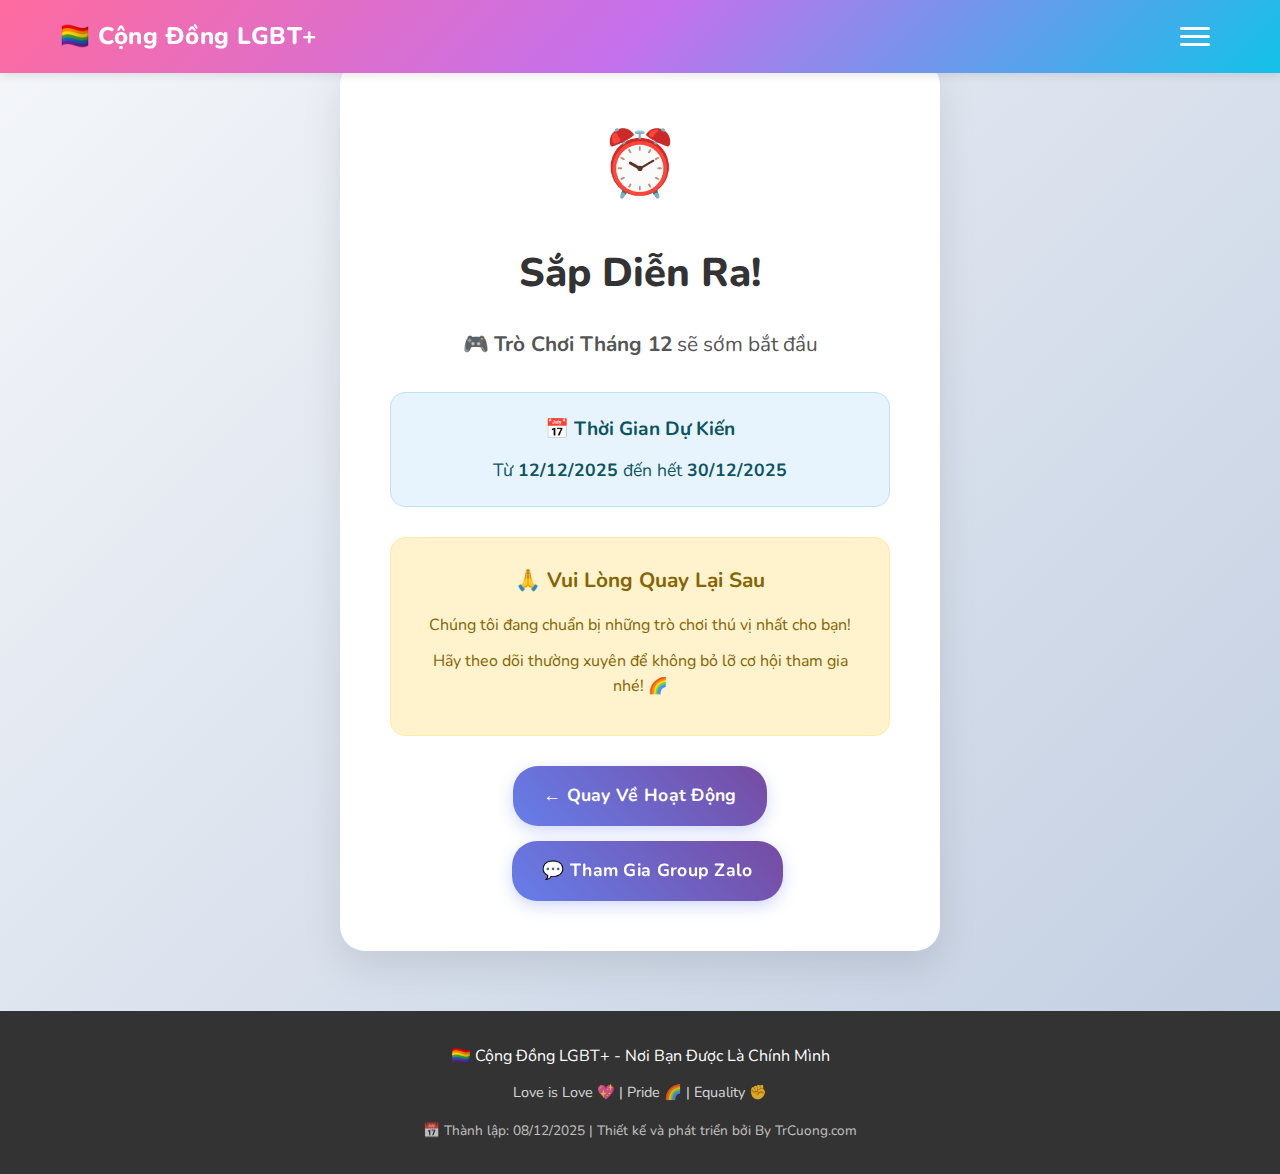
<file: coming-soon.html>
<!DOCTYPE html>
<html lang="vi">
<head>
    <meta charset="UTF-8">
    <meta name="viewport" content="width=device-width, initial-scale=1.0">
    <title>Sắp Diễn Ra - Cộng Đồng LGBT+</title>
    <link rel="preconnect" href="https://fonts.googleapis.com">
    <link rel="preconnect" href="https://fonts.gstatic.com" crossorigin>
    <link href="https://fonts.googleapis.com/css2?family=Nunito:wght@400;600;700;800&display=swap" rel="stylesheet">
    <link rel="stylesheet" href="style.css">
</head>
<body>
    <header>
        <nav>
            <div class="logo">
                <h1>🏳️‍🌈 Cộng Đồng LGBT+</h1>
            </div>
            <button class="mobile-menu-toggle" id="mobileMenuToggle">
                <span></span>
                <span></span>
                <span></span>
            </button>
            <ul class="nav-links" id="navLinks">
                <li><a href="javascript:history.back()" class="back-link">← Quay Về</a></li>
                <li><a href="index.html">Trang Chủ</a></li>
                <li><a href="gallery.html">Hoạt Động</a></li>
                <li><a href="rules.html">Luật Group</a></li>
                <li><a href="index.html#form">Đăng Ký</a></li>
            </ul>
        </nav>
    </header>

    <section class="coming-soon-page">
        <div class="container">
            <div class="coming-soon-content">
                <div class="coming-soon-icon">⏰</div>
                <h2>Sắp Diễn Ra!</h2>
                <p class="main-message">🎮 <strong>Trò Chơi Tháng 12</strong> sẽ sớm bắt đầu</p>
                
                <div class="countdown-info">
                    <h3>📅 Thời Gian Dự Kiến</h3>
                    <p class="date-range">Từ <strong>12/12/2025</strong> đến hết <strong>30/12/2025</strong></p>
                </div>
                
                <div class="wait-message">
                    <h3>🙏 Vui Lòng Quay Lại Sau</h3>
                    <p>Chúng tôi đang chuẩn bị những trò chơi thú vị nhất cho bạn!</p>
                    <p>Hãy theo dõi thường xuyên để không bỏ lỡ cơ hội tham gia nhé! 🌈</p>
                </div>
                
                <div class="action-buttons">
                    <a href="gallery.html" class="cta-button">← Quay Về Hoạt Động</a>
                    <a href="https://zalo.me/g/jvgoxt973" target="_blank" class="cta-button secondary">💬 Tham Gia Group Zalo</a>
                </div>
            </div>
        </div>
    </section>

    <footer>
        <div class="container">
            <p>🏳️‍🌈 Cộng Đồng LGBT+ - Nơi Bạn Được Là Chính Mình</p>
            <p style="margin-top: 10px; font-size: 0.9rem; opacity: 0.8;">Love is Love 💖 | Pride 🌈 | Equality ✊</p>
            <p style="margin-top: 15px; font-size: 0.85rem; opacity: 0.7;">📅 Thành lập: 08/12/2025 | Thiết kế và phát triển bởi By TrCuong.com</p>
        </div>
    </footer>

    <script src="script.js"></script>
    <script src="auto-redirect.js"></script>
</body>
</html>
</file>
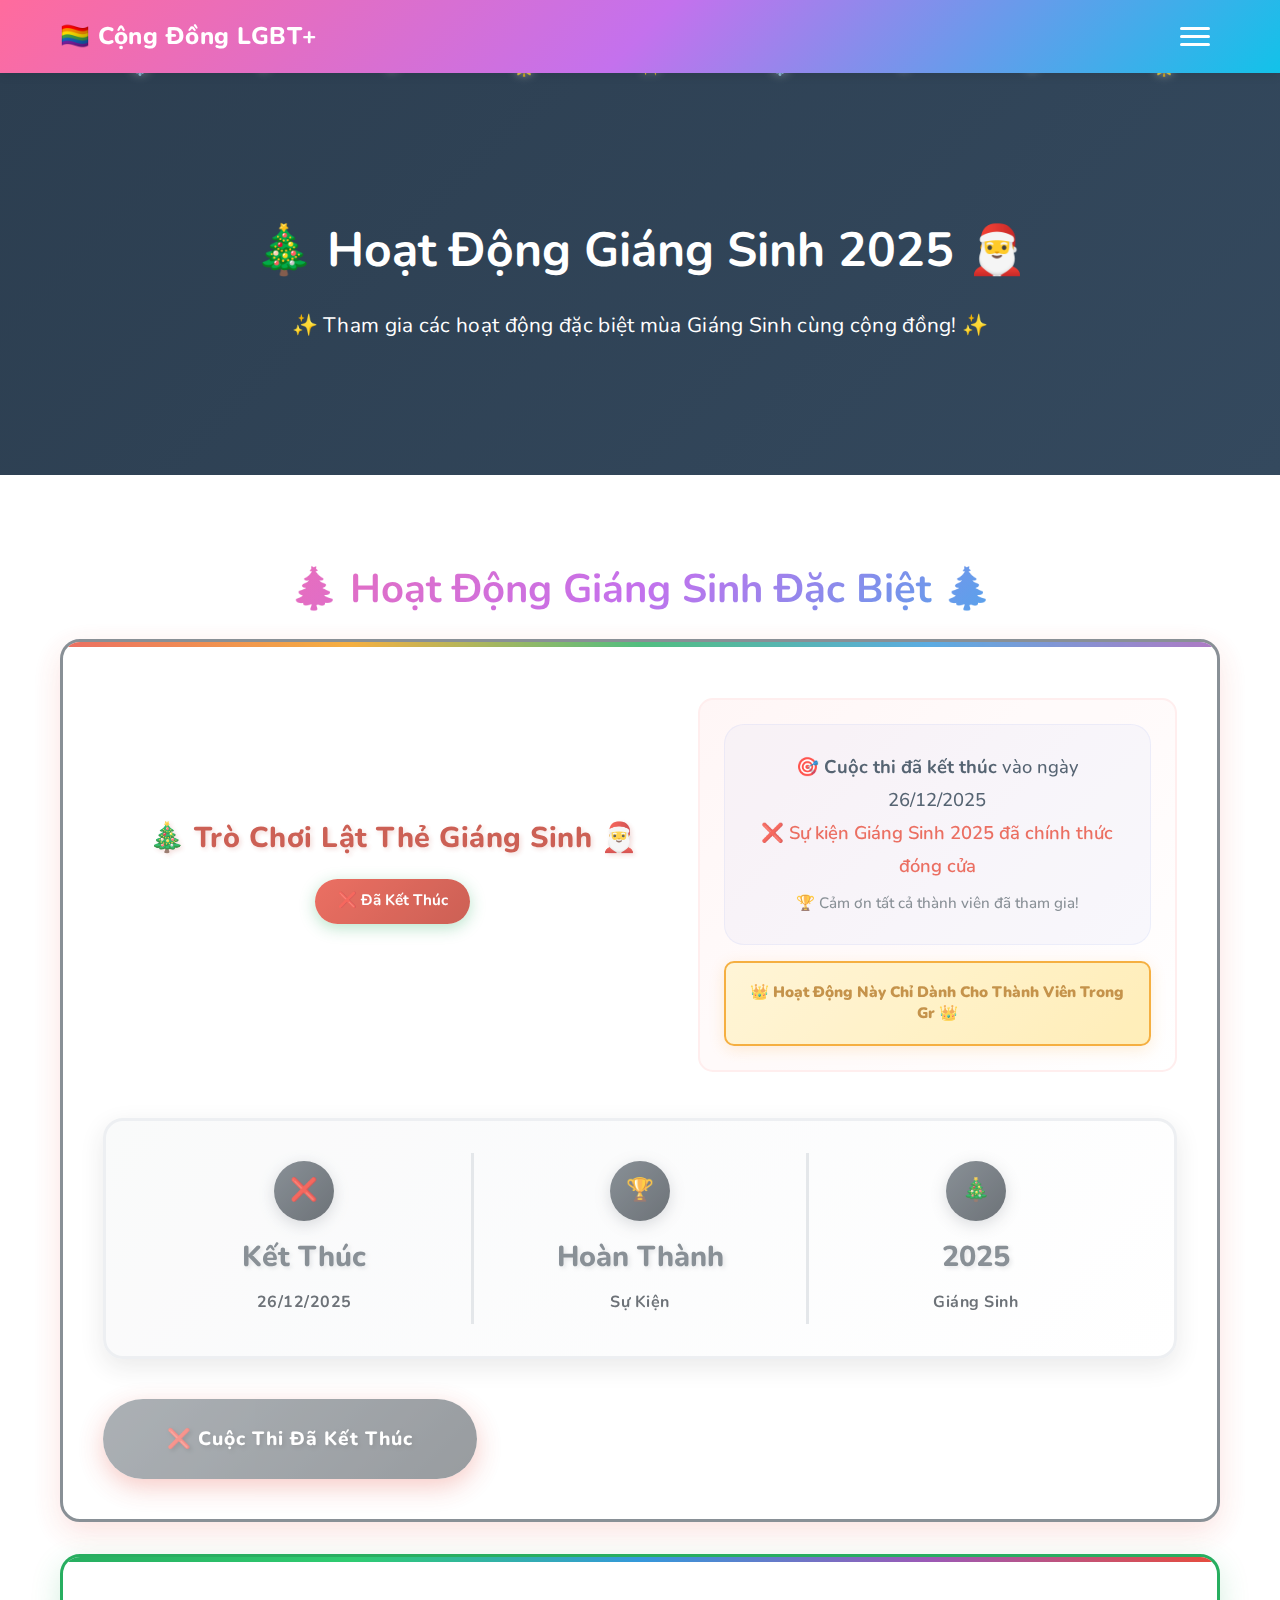
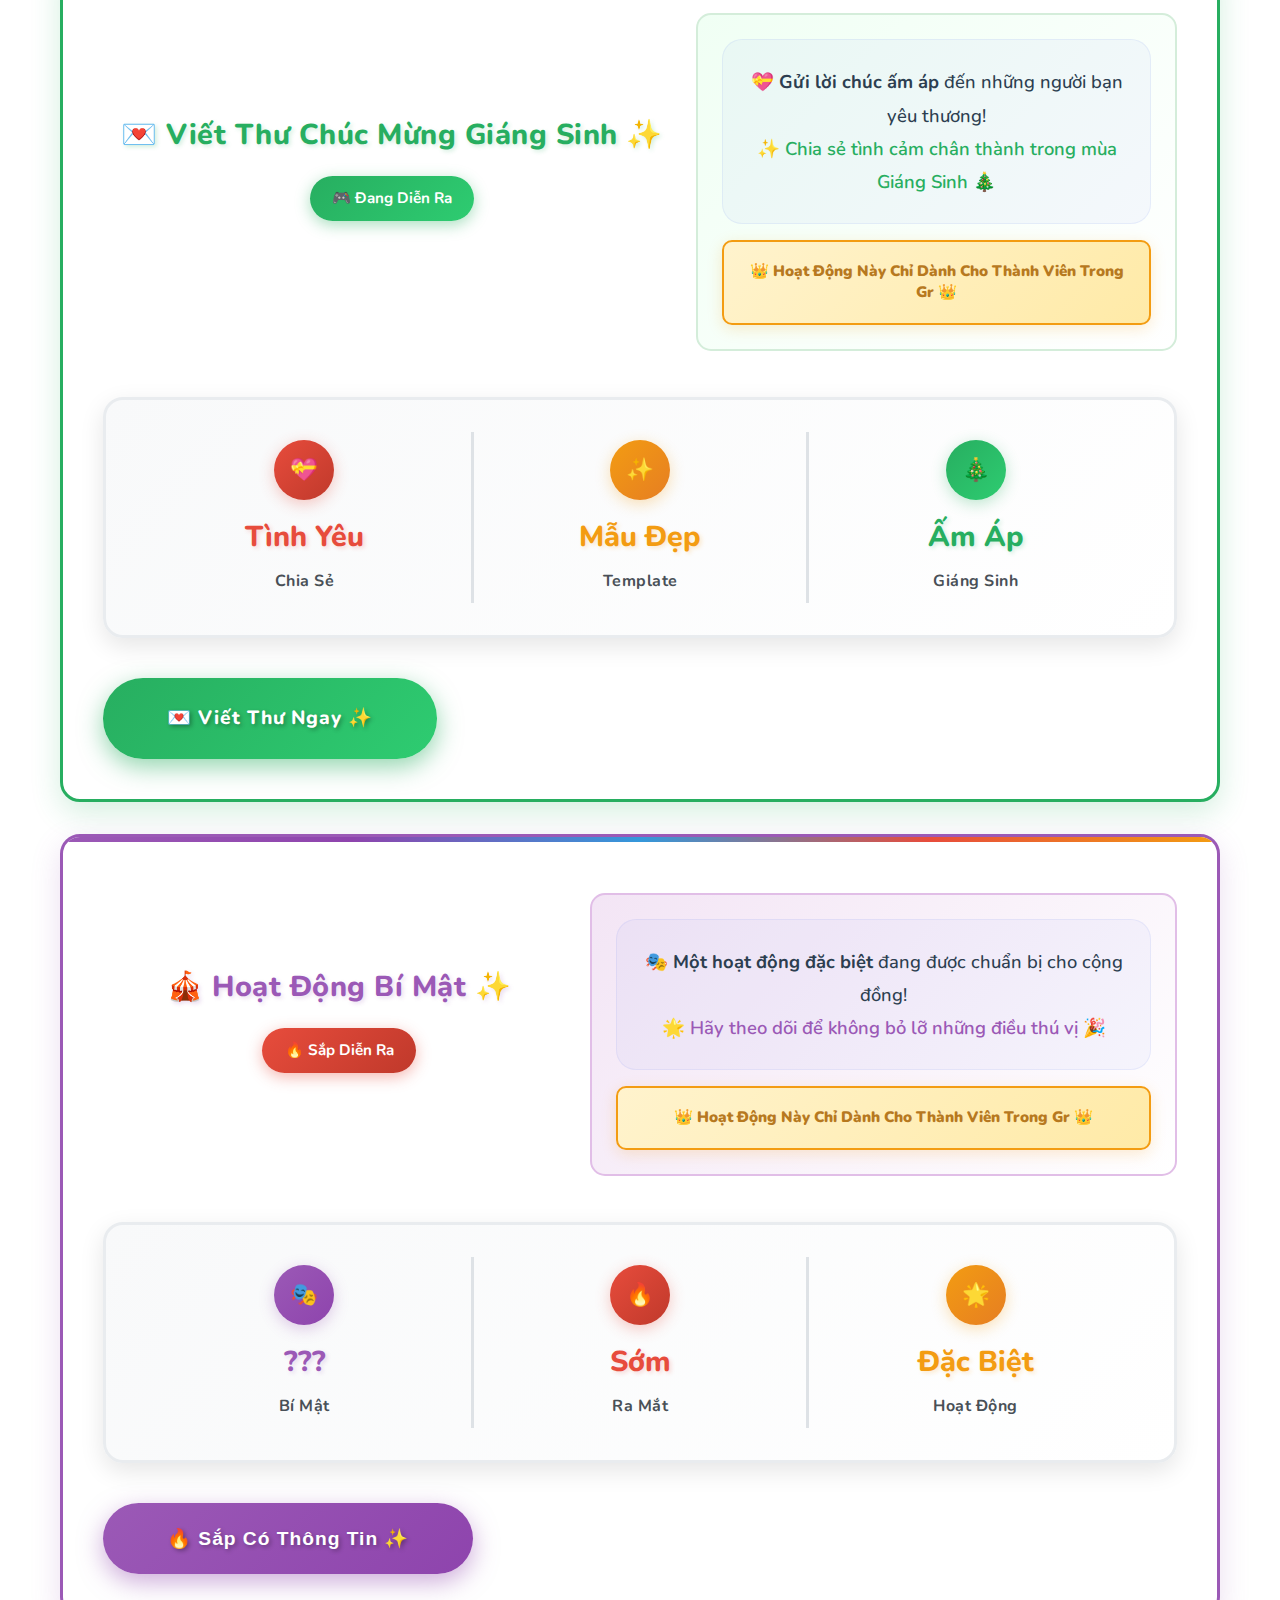
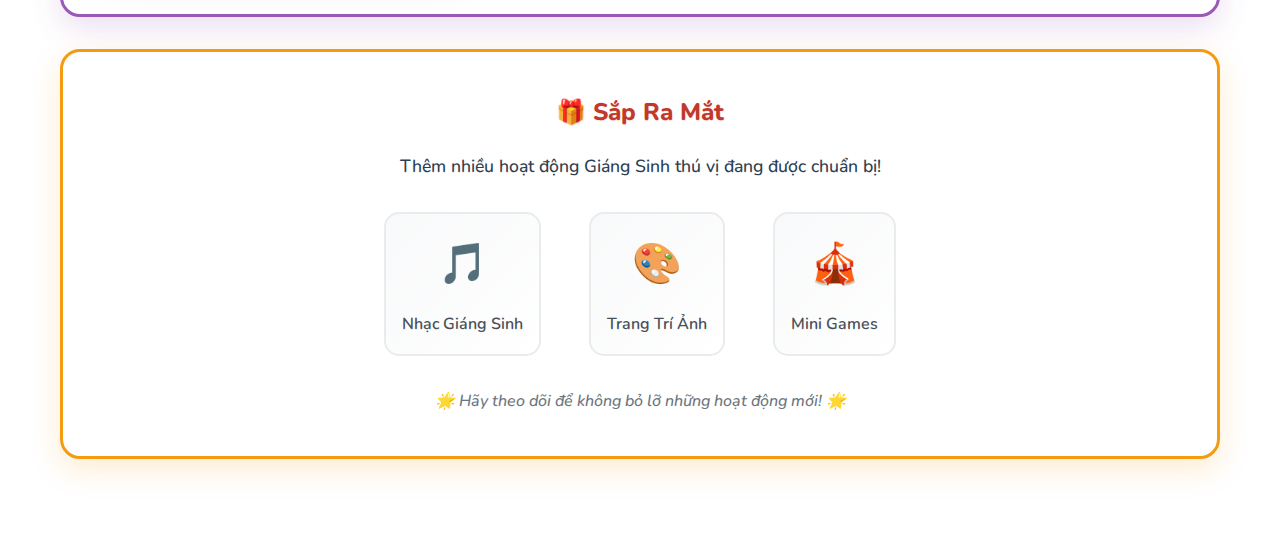
<file: gallery.html>
<!DOCTYPE html>
<html lang="vi">

<head>
    <meta charset="UTF-8">
    <meta name="viewport" content="width=device-width, initial-scale=1.0">
    <title>🎄 Hoạt Động Giáng Sinh - Cộng Đồng LGBT+</title>
    <link rel="preconnect" href="https://fonts.googleapis.com">
    <link rel="preconnect" href="https://fonts.gstatic.com" crossorigin>
    <link href="https://fonts.googleapis.com/css2?family=Nunito:wght@400;600;700;800&display=swap" rel="stylesheet">
    <link rel="stylesheet" href="style.css">
    <style>
        .snowflake {
            position: absolute;
            top: -10px;
            color: rgba(255,255,255,0.8);
            font-size: 1.2rem;
            animation: snowfall linear infinite;
            pointer-events: none;
            text-shadow: 0 0 10px rgba(255,255,255,0.5);
        }

        @keyframes snowfall {
            0% { 
                transform: translateY(-100vh) rotate(0deg);
                opacity: 0;
            }
            10% { opacity: 1; }
            90% { opacity: 1; }
            100% { 
                transform: translateY(100vh) rotate(360deg);
                opacity: 0;
            }
        }

        .snowflake:nth-child(1) { animation-duration: 3s; }
        .snowflake:nth-child(2) { animation-duration: 4s; }
        .snowflake:nth-child(3) { animation-duration: 3.5s; }
        .snowflake:nth-child(4) { animation-duration: 5s; }
        .snowflake:nth-child(5) { animation-duration: 4.5s; }
        .snowflake:nth-child(6) { animation-duration: 3.2s; }
        .snowflake:nth-child(7) { animation-duration: 4.8s; }
        .snowflake:nth-child(8) { animation-duration: 3.8s; }
        .snowflake:nth-child(9) { animation-duration: 4.2s; }

        .cta-button:hover {
            background: #e67e22 !important;
            transform: translateY(-2px);
            box-shadow: 0 6px 20px rgba(230, 126, 34, 0.5) !important;
        }

        .activity-card {
            transition: transform 0.3s ease, box-shadow 0.3s ease;
        }

        .activity-card:hover {
            transform: translateY(-5px);
            box-shadow: 0 12px 35px rgba(0,0,0,0.15) !important;
        }

        @keyframes pulse {
            0% { transform: scale(1); }
            50% { transform: scale(1.05); }
            100% { transform: scale(1); }
        }

        @keyframes shimmer {
            0% { left: -100%; }
            100% { left: 200%; }
        }

        @media (max-width: 768px) {
            .activity-stats {
                flex-direction: column !important;
                gap: 1rem;
            }
            
            .activity-stats > div {
                display: flex;
                flex-direction: column;
                align-items: center;
                border: none !important;
                padding: 1rem;
                background: rgba(255,255,255,0.8);
                border-radius: 15px;
                margin: 0 0.5rem;
            }
        }
    </style>
</head>

<body>
    <header>
        <nav>
            <div class="logo">
                <h1>🏳️‍🌈 Cộng Đồng LGBT+</h1>
            </div>
            <button class="mobile-menu-toggle" id="mobileMenuToggle">
                <span></span>
                <span></span>
                <span></span>
            </button>
            <ul class="nav-links" id="navLinks">
                <li><a href="javascript:history.back()" class="back-link">← Quay Về</a></li>
                <li><a href="index.html">Trang Chủ</a></li>
                <li><a href="gallery.html">Hoạt Động</a></li>
                <li><a href="rules.html">Luật Group</a></li>

            </ul>
        </nav>
    </header>

    <section class="gallery-hero" style="background: linear-gradient(135deg, #2c3e50, #34495e); position: relative; overflow: hidden;">
        <div class="hero-content">
            <h2>🎄 Hoạt Động Giáng Sinh 2025 🎅</h2>
            <p>✨ Tham gia các hoạt động đặc biệt mùa Giáng Sinh cùng cộng đồng! ✨</p>
        </div>
        <div class="christmas-decorations">
            <div class="snowflake" style="left: 10%; animation-delay: 0s;">❄️</div>
            <div class="snowflake" style="left: 20%; animation-delay: 1s;">❅</div>
            <div class="snowflake" style="left: 30%; animation-delay: 2s;">❆</div>
            <div class="snowflake" style="left: 40%; animation-delay: 0.5s;">🌟</div>
            <div class="snowflake" style="left: 50%; animation-delay: 1.5s;">✨</div>
            <div class="snowflake" style="left: 60%; animation-delay: 2.5s;">❄️</div>
            <div class="snowflake" style="left: 70%; animation-delay: 0.8s;">❅</div>
            <div class="snowflake" style="left: 80%; animation-delay: 1.8s;">❆</div>
            <div class="snowflake" style="left: 90%; animation-delay: 2.2s;">🌟</div>
        </div>
    </section>

    <section class="gallery">
        <div class="container">
            <h2 class="gallery-title">🎄 Hoạt Động Giáng Sinh Đặc Biệt 🎄</h2>
            
            <!-- Christmas Card Game Activity -->
            <div class="activity-card christmas-card"
                style="background: #ffffff; color: #2c3e50; border: 3px solid #e74c3c; box-shadow: 0 10px 30px rgba(231, 76, 60, 0.2); position: relative; overflow: hidden; border-radius: 20px; padding: 0;">
                <div class="christmas-border" style="position: absolute; top: 0; left: 0; right: 0; height: 5px; background: linear-gradient(90deg, #e74c3c, #f39c12, #27ae60, #3498db, #9b59b6);"></div>
                
                <div class="activity-header" style="padding: 2.5rem 2.5rem 1rem; text-align: center;">
                    <div style="display: flex; justify-content: center; align-items: center; gap: 1rem; margin-bottom: 1rem; flex-wrap: wrap;">
                        <h3 style="margin: 0; font-size: 1.8rem; color: #c0392b; font-weight: 800; text-shadow: 2px 2px 4px rgba(192, 57, 43, 0.2); letter-spacing: 0.5px;">🎄 Trò Chơi Lật Thẻ Giáng Sinh 🎅</h3>
                        <span class="activity-badge" style="background: linear-gradient(135deg, #27ae60, #2ecc71); color: white; padding: 0.6rem 1.4rem; border-radius: 30px; font-size: 0.95rem; font-weight: bold; white-space: nowrap; box-shadow: 0 4px 15px rgba(39, 174, 96, 0.4); animation: pulse 2s infinite;">🎮 Đang Diễn Ra</span>
                    </div>
                    
                    <div style="background: linear-gradient(135deg, #fff5f5, #ffffff); padding: 1.5rem; border-radius: 15px; border: 2px solid #ffeaea; margin-top: 1rem;">
                        <p class="activity-description" style="margin: 0; font-size: 1.15rem; line-height: 1.8; color: #2c3e50; font-weight: 500; text-align: center;">
                            🎯 <strong>Thử thách trí nhớ</strong> với trò chơi lật thẻ mang phong cách Giáng Sinh!<br>
                            <span style="color: #e74c3c; font-weight: 600;">✨ Tìm các cặp thẻ giống nhau trong 50 giây để chiến thắng và tích lũy điểm ✨</span><br>
                            <span style="color: #f39c12; font-weight: 600; font-size: 1rem; margin-top: 0.5rem; display: inline-block;">⏰ Cuộc thi tự động kết thúc: 26/12/2025</span>
                        </p>
                        <div style="margin-top: 1rem; padding: 1.2rem; background: linear-gradient(135deg, #fff3cd, #ffeaa7); border-radius: 10px; border: 2px solid #f39c12; box-shadow: 0 4px 15px rgba(243, 156, 18, 0.2); max-width: 100%; box-sizing: border-box;">
                            <p style="margin: 0; font-size: 0.95rem; color: #b7791f; font-weight: 600; text-align: center; line-height: 1.4; word-wrap: break-word; hyphens: auto;">
                                👑 <strong>Hoạt Động Này Chỉ Dành Cho Thành Viên Trong Gr</strong> 👑
                            </p>
                        </div>
                    </div>
                </div>
                
                <div class="activity-stats" style="display: flex; justify-content: space-around; margin: 0 2.5rem 2rem; background: linear-gradient(135deg, #f8f9fa, #ffffff); padding: 2rem; border-radius: 20px; border: 3px solid #e9ecef; box-shadow: 0 8px 25px rgba(0,0,0,0.1);">
                    <div style="text-align: center; flex: 1; padding: 0.5rem;">
                        <div style="background: linear-gradient(135deg, #e74c3c, #c0392b); color: white; width: 60px; height: 60px; border-radius: 50%; display: flex; align-items: center; justify-content: center; margin: 0 auto 0.8rem; box-shadow: 0 4px 15px rgba(231, 76, 60, 0.3);">
                            <span style="font-size: 1.4rem; font-weight: 800;">🏆</span>
                        </div>
                        <div style="font-size: 1.8rem; font-weight: 800; color: #e74c3c; margin-bottom: 0.4rem; text-shadow: 2px 2px 4px rgba(231, 76, 60, 0.2);">15-30</div>
                        <div style="font-size: 1rem; color: #495057; font-weight: 700; letter-spacing: 0.5px;">Điểm/Lượt</div>
                    </div>
                    <div style="text-align: center; flex: 1; padding: 0.5rem; border-left: 3px solid #dee2e6; border-right: 3px solid #dee2e6;">
                        <div style="background: linear-gradient(135deg, #f39c12, #e67e22); color: white; width: 60px; height: 60px; border-radius: 50%; display: flex; align-items: center; justify-content: center; margin: 0 auto 0.8rem; box-shadow: 0 4px 15px rgba(243, 156, 18, 0.3);">
                            <span style="font-size: 1.4rem; font-weight: 800;">⏰</span>
                        </div>
                        <div style="font-size: 1.8rem; font-weight: 800; color: #f39c12; margin-bottom: 0.4rem; text-shadow: 2px 2px 4px rgba(243, 156, 18, 0.2);">50s</div>
                        <div style="font-size: 1rem; color: #495057; font-weight: 700; letter-spacing: 0.5px;">Thời Gian</div>
                    </div>
                    <div style="text-align: center; flex: 1; padding: 0.5rem;">
                        <div style="background: linear-gradient(135deg, #27ae60, #2ecc71); color: white; width: 60px; height: 60px; border-radius: 50%; display: flex; align-items: center; justify-content: center; margin: 0 auto 0.8rem; box-shadow: 0 4px 15px rgba(39, 174, 96, 0.3);">
                            <span style="font-size: 1.4rem; font-weight: 800;">🎴</span>
                        </div>
                        <div style="font-size: 1.8rem; font-weight: 800; color: #27ae60; margin-bottom: 0.4rem; text-shadow: 2px 2px 4px rgba(39, 174, 96, 0.2);">8</div>
                        <div style="font-size: 1rem; color: #495057; font-weight: 700; letter-spacing: 0.5px;">Cặp Thẻ</div>
                    </div>
                </div>
                
                <div class="activity-actions" style="padding: 0 2.5rem 2.5rem; text-align: center;">
                    <a href="christmas-card-game.html?autoplay=true" class="cta-button" style="background: linear-gradient(135deg, #e74c3c, #c0392b); color: white; padding: 1.5rem 4rem; border-radius: 40px; text-decoration: none; font-weight: 800; display: inline-block; transition: all 0.3s ease; box-shadow: 0 8px 25px rgba(231, 76, 60, 0.5); font-size: 1.2rem; text-shadow: 2px 2px 4px rgba(0,0,0,0.3); letter-spacing: 1px; position: relative; overflow: hidden; text-align: center;">
                        <span style="position: relative; z-index: 2; display: block; text-align: center;">🎮 Chơi Ngay 🎄</span>
                        <div style="position: absolute; top: 0; left: -100%; width: 100%; height: 100%; background: linear-gradient(90deg, transparent, rgba(255,255,255,0.2), transparent); animation: shimmer 2s infinite;"></div>
                    </a>
                </div>
            </div>

            <!-- Christmas Letter Activity -->
            <div class="activity-card christmas-card" style="background: #ffffff; color: #2c3e50; border: 3px solid #27ae60; box-shadow: 0 10px 30px rgba(39, 174, 96, 0.2); position: relative; overflow: hidden; border-radius: 20px; padding: 0; margin-top: 2rem;">
                <div class="christmas-border" style="position: absolute; top: 0; left: 0; right: 0; height: 5px; background: linear-gradient(90deg, #27ae60, #2ecc71, #3498db, #9b59b6, #e74c3c);"></div>
                
                <div class="activity-header" style="padding: 2.5rem 2.5rem 1rem; text-align: center;">
                    <div style="display: flex; justify-content: center; align-items: center; gap: 1rem; margin-bottom: 1rem; flex-wrap: wrap;">
                        <h3 style="margin: 0; font-size: 1.8rem; color: #27ae60; font-weight: 800; text-shadow: 2px 2px 4px rgba(39, 174, 96, 0.2); letter-spacing: 0.5px;">💌 Viết Thư Chúc Mừng Giáng Sinh ✨</h3>
                        <span class="activity-badge" style="background: linear-gradient(135deg, #27ae60, #2ecc71); color: white; padding: 0.6rem 1.4rem; border-radius: 30px; font-size: 0.95rem; font-weight: bold; white-space: nowrap; box-shadow: 0 4px 15px rgba(39, 174, 96, 0.4); animation: pulse 2s infinite;">🎮 Đang Diễn Ra</span>
                    </div>
                    
                    <div style="background: linear-gradient(135deg, #f0fff4, #ffffff); padding: 1.5rem; border-radius: 15px; border: 2px solid #d4edda; margin-top: 1rem;">
                        <p class="activity-description" style="margin: 0; font-size: 1.15rem; line-height: 1.8; color: #2c3e50; font-weight: 500; text-align: center;">
                            💝 <strong>Gửi lời chúc ấm áp</strong> đến những người bạn yêu thương!<br>
                            <span style="color: #27ae60; font-weight: 600;">✨ Chia sẻ tình cảm chân thành trong mùa Giáng Sinh 🎄</span>
                        </p>
                        <div style="margin-top: 1rem; padding: 1.2rem; background: linear-gradient(135deg, #fff3cd, #ffeaa7); border-radius: 10px; border: 2px solid #f39c12; box-shadow: 0 4px 15px rgba(243, 156, 18, 0.2); max-width: 100%; box-sizing: border-box;">
                            <p style="margin: 0; font-size: 0.95rem; color: #b7791f; font-weight: 600; text-align: center; line-height: 1.4; word-wrap: break-word; hyphens: auto;">
                                👑 <strong>Hoạt Động Này Chỉ Dành Cho Thành Viên Trong Gr</strong> 👑
                            </p>
                        </div>
                    </div>
                </div>
                
                <div class="activity-stats" style="display: flex; justify-content: space-around; margin: 0 2.5rem 2rem; background: linear-gradient(135deg, #f8f9fa, #ffffff); padding: 2rem; border-radius: 20px; border: 3px solid #e9ecef; box-shadow: 0 8px 25px rgba(0,0,0,0.1);">
                    <div style="text-align: center; flex: 1; padding: 0.5rem;">
                        <div style="background: linear-gradient(135deg, #e74c3c, #c0392b); color: white; width: 60px; height: 60px; border-radius: 50%; display: flex; align-items: center; justify-content: center; margin: 0 auto 0.8rem; box-shadow: 0 4px 15px rgba(231, 76, 60, 0.3);">
                            <span style="font-size: 1.4rem; font-weight: 800;">💝</span>
                        </div>
                        <div style="font-size: 1.8rem; font-weight: 800; color: #e74c3c; margin-bottom: 0.4rem; text-shadow: 2px 2px 4px rgba(231, 76, 60, 0.2);">Tình Yêu</div>
                        <div style="font-size: 1rem; color: #495057; font-weight: 700; letter-spacing: 0.5px;">Chia Sẻ</div>
                    </div>
                    <div style="text-align: center; flex: 1; padding: 0.5rem; border-left: 3px solid #dee2e6; border-right: 3px solid #dee2e6;">
                        <div style="background: linear-gradient(135deg, #f39c12, #e67e22); color: white; width: 60px; height: 60px; border-radius: 50%; display: flex; align-items: center; justify-content: center; margin: 0 auto 0.8rem; box-shadow: 0 4px 15px rgba(243, 156, 18, 0.3);">
                            <span style="font-size: 1.4rem; font-weight: 800;">✨</span>
                        </div>
                        <div style="font-size: 1.8rem; font-weight: 800; color: #f39c12; margin-bottom: 0.4rem; text-shadow: 2px 2px 4px rgba(243, 156, 18, 0.2);">Mẫu Đẹp</div>
                        <div style="font-size: 1rem; color: #495057; font-weight: 700; letter-spacing: 0.5px;">Template</div>
                    </div>
                    <div style="text-align: center; flex: 1; padding: 0.5rem;">
                        <div style="background: linear-gradient(135deg, #27ae60, #2ecc71); color: white; width: 60px; height: 60px; border-radius: 50%; display: flex; align-items: center; justify-content: center; margin: 0 auto 0.8rem; box-shadow: 0 4px 15px rgba(39, 174, 96, 0.3);">
                            <span style="font-size: 1.4rem; font-weight: 800;">🎄</span>
                        </div>
                        <div style="font-size: 1.8rem; font-weight: 800; color: #27ae60; margin-bottom: 0.4rem; text-shadow: 2px 2px 4px rgba(39, 174, 96, 0.2);">Ấm Áp</div>
                        <div style="font-size: 1rem; color: #495057; font-weight: 700; letter-spacing: 0.5px;">Giáng Sinh</div>
                    </div>
                </div>
                
                <div class="activity-actions" style="padding: 0 2.5rem 2.5rem; text-align: center;">
                    <a href="christmas-letter.html" class="cta-button" style="background: linear-gradient(135deg, #27ae60, #2ecc71); color: white; padding: 1.5rem 4rem; border-radius: 40px; text-decoration: none; font-weight: 800; display: inline-block; transition: all 0.3s ease; box-shadow: 0 8px 25px rgba(39, 174, 96, 0.5); font-size: 1.2rem; text-shadow: 2px 2px 4px rgba(0,0,0,0.3); letter-spacing: 1px; position: relative; overflow: hidden; text-align: center;">
                        <span style="position: relative; z-index: 2; display: block; text-align: center;">💌 Viết Thư Ngay ✨</span>
                        <div style="position: absolute; top: 0; left: -100%; width: 100%; height: 100%; background: linear-gradient(90deg, transparent, rgba(255,255,255,0.2), transparent); animation: shimmer 2s infinite;"></div>
                    </a>
                </div>
            </div>

            <!-- Upcoming Activity -->
            <div class="activity-card christmas-card" style="background: #ffffff; color: #2c3e50; border: 3px solid #9b59b6; box-shadow: 0 10px 30px rgba(155, 89, 182, 0.2); position: relative; overflow: hidden; border-radius: 20px; padding: 0; margin-top: 2rem;">
                <div class="christmas-border" style="position: absolute; top: 0; left: 0; right: 0; height: 5px; background: linear-gradient(90deg, #9b59b6, #8e44ad, #3498db, #e74c3c, #f39c12);"></div>
                
                <div class="activity-header" style="padding: 2.5rem 2.5rem 1rem; text-align: center;">
                    <div style="display: flex; justify-content: center; align-items: center; gap: 1rem; margin-bottom: 1rem; flex-wrap: wrap;">
                        <h3 style="margin: 0; font-size: 1.8rem; color: #9b59b6; font-weight: 800; text-shadow: 2px 2px 4px rgba(155, 89, 182, 0.2); letter-spacing: 0.5px;">🎪 Hoạt Động Bí Mật ✨</h3>
                        <span class="activity-badge" style="background: linear-gradient(135deg, #e74c3c, #c0392b); color: white; padding: 0.6rem 1.4rem; border-radius: 30px; font-size: 0.95rem; font-weight: bold; white-space: nowrap; box-shadow: 0 4px 15px rgba(231, 76, 60, 0.4); animation: pulse 2s infinite;">🔥 Sắp Diễn Ra</span>
                    </div>
                    
                    <div style="background: linear-gradient(135deg, #f3e5f5, #ffffff); padding: 1.5rem; border-radius: 15px; border: 2px solid #e1bee7; margin-top: 1rem;">
                        <p class="activity-description" style="margin: 0; font-size: 1.15rem; line-height: 1.8; color: #2c3e50; font-weight: 500; text-align: center;">
                            🎭 <strong>Một hoạt động đặc biệt</strong> đang được chuẩn bị cho cộng đồng!<br>
                            <span style="color: #9b59b6; font-weight: 600;">🌟 Hãy theo dõi để không bỏ lỡ những điều thú vị 🎉</span>
                        </p>
                        <div style="margin-top: 1rem; padding: 1.2rem; background: linear-gradient(135deg, #fff3cd, #ffeaa7); border-radius: 10px; border: 2px solid #f39c12; box-shadow: 0 4px 15px rgba(243, 156, 18, 0.2); max-width: 100%; box-sizing: border-box;">
                            <p style="margin: 0; font-size: 0.95rem; color: #b7791f; font-weight: 600; text-align: center; line-height: 1.4; word-wrap: break-word; hyphens: auto;">
                                👑 <strong>Hoạt Động Này Chỉ Dành Cho Thành Viên Trong Gr</strong> 👑
                            </p>
                        </div>
                    </div>
                </div>
                
                <div class="activity-stats" style="display: flex; justify-content: space-around; margin: 0 2.5rem 2rem; background: linear-gradient(135deg, #f8f9fa, #ffffff); padding: 2rem; border-radius: 20px; border: 3px solid #e9ecef; box-shadow: 0 8px 25px rgba(0,0,0,0.1);">
                    <div style="text-align: center; flex: 1; padding: 0.5rem;">
                        <div style="background: linear-gradient(135deg, #9b59b6, #8e44ad); color: white; width: 60px; height: 60px; border-radius: 50%; display: flex; align-items: center; justify-content: center; margin: 0 auto 0.8rem; box-shadow: 0 4px 15px rgba(155, 89, 182, 0.3);">
                            <span style="font-size: 1.4rem; font-weight: 800;">🎭</span>
                        </div>
                        <div style="font-size: 1.8rem; font-weight: 800; color: #9b59b6; margin-bottom: 0.4rem; text-shadow: 2px 2px 4px rgba(155, 89, 182, 0.2);">???</div>
                        <div style="font-size: 1rem; color: #495057; font-weight: 700; letter-spacing: 0.5px;">Bí Mật</div>
                    </div>
                    <div style="text-align: center; flex: 1; padding: 0.5rem; border-left: 3px solid #dee2e6; border-right: 3px solid #dee2e6;">
                        <div style="background: linear-gradient(135deg, #e74c3c, #c0392b); color: white; width: 60px; height: 60px; border-radius: 50%; display: flex; align-items: center; justify-content: center; margin: 0 auto 0.8rem; box-shadow: 0 4px 15px rgba(231, 76, 60, 0.3);">
                            <span style="font-size: 1.4rem; font-weight: 800;">🔥</span>
                        </div>
                        <div style="font-size: 1.8rem; font-weight: 800; color: #e74c3c; margin-bottom: 0.4rem; text-shadow: 2px 2px 4px rgba(231, 76, 60, 0.2);">Sớm</div>
                        <div style="font-size: 1rem; color: #495057; font-weight: 700; letter-spacing: 0.5px;">Ra Mắt</div>
                    </div>
                    <div style="text-align: center; flex: 1; padding: 0.5rem;">
                        <div style="background: linear-gradient(135deg, #f39c12, #e67e22); color: white; width: 60px; height: 60px; border-radius: 50%; display: flex; align-items: center; justify-content: center; margin: 0 auto 0.8rem; box-shadow: 0 4px 15px rgba(243, 156, 18, 0.3);">
                            <span style="font-size: 1.4rem; font-weight: 800;">🌟</span>
                        </div>
                        <div style="font-size: 1.8rem; font-weight: 800; color: #f39c12; margin-bottom: 0.4rem; text-shadow: 2px 2px 4px rgba(243, 156, 18, 0.2);">Đặc Biệt</div>
                        <div style="font-size: 1rem; color: #495057; font-weight: 700; letter-spacing: 0.5px;">Hoạt Động</div>
                    </div>
                </div>
                
                <div class="activity-actions" style="padding: 0 2.5rem 2.5rem; text-align: center;">
                    <button class="cta-button" onclick="showComingSoon()" style="background: linear-gradient(135deg, #9b59b6, #8e44ad); color: white; padding: 1.5rem 4rem; border-radius: 40px; border: none; font-weight: 800; font-size: 1.2rem; cursor: pointer; transition: all 0.3s ease; box-shadow: 0 8px 25px rgba(155, 89, 182, 0.5); text-shadow: 2px 2px 4px rgba(0,0,0,0.3); letter-spacing: 1px; position: relative; overflow: hidden;">
                        <span style="position: relative; z-index: 2; display: block; text-align: center;">🔥 Sắp Có Thông Tin ✨</span>
                        <div style="position: absolute; top: 0; left: -100%; width: 100%; height: 100%; background: linear-gradient(90deg, transparent, rgba(255,255,255,0.2), transparent); animation: shimmer 2s infinite;"></div>
                    </button>
                </div>
            </div>


            <div style="text-align: center; margin-top: 2rem; padding: 2.5rem; background: #ffffff; border-radius: 20px; border: 3px solid #f39c12; box-shadow: 0 10px 30px rgba(243, 156, 18, 0.2);">
                <h3 style="color: #c0392b; margin-bottom: 1.2rem; font-size: 1.5rem; font-weight: 800; text-shadow: 1px 1px 2px rgba(192, 57, 43, 0.1);">🎁 Sắp Ra Mắt</h3>
                <p style="color: #2c3e50; margin-bottom: 1.5rem; font-size: 1.1rem; font-weight: 500; line-height: 1.6;">Thêm nhiều hoạt động Giáng Sinh thú vị đang được chuẩn bị!</p>
                <div style="display: flex; justify-content: center; gap: 3rem; flex-wrap: wrap; margin: 2rem 0;">
                    <div style="text-align: center; padding: 1rem; background: linear-gradient(135deg, #f8f9fa, #ffffff); border-radius: 15px; border: 2px solid #e9ecef; min-width: 100px;">
                        <div style="font-size: 2.5rem; margin-bottom: 0.8rem;">🎵</div>
                        <div style="font-size: 1rem; color: #495057; font-weight: 600;">Nhạc Giáng Sinh</div>
                    </div>
                    <div style="text-align: center; padding: 1rem; background: linear-gradient(135deg, #f8f9fa, #ffffff); border-radius: 15px; border: 2px solid #e9ecef; min-width: 100px;">
                        <div style="font-size: 2.5rem; margin-bottom: 0.8rem;">🎨</div>
                        <div style="font-size: 1rem; color: #495057; font-weight: 600;">Trang Trí Ảnh</div>
                    </div>
                    <div style="text-align: center; padding: 1rem; background: linear-gradient(135deg, #f8f9fa, #ffffff); border-radius: 15px; border: 2px solid #e9ecef; min-width: 100px;">
                        <div style="font-size: 2.5rem; margin-bottom: 0.8rem;">🎪</div>
                        <div style="font-size: 1rem; color: #495057; font-weight: 600;">Mini Games</div>
                    </div>
                </div>
                <p style="margin-top: 2rem; font-size: 1rem; color: #6c757d; font-style: italic; font-weight: 500;">
                    🌟 Hãy theo dõi để không bỏ lỡ những hoạt động mới! 🌟
                </p>
            </div>


        </div>
    </section>



    <script src="script.js"></script>
    <script src="gallery-photos.js"></script>
    
    <script>
        // Auto-check game status and update gallery display
        document.addEventListener('DOMContentLoaded', function() {
            checkGameStatus();
        });
        
        function checkGameStatus() {
            const eventEndDate = new Date('2025-12-26T23:59:59');
            const now = new Date();
            const isGameEnded = now > eventEndDate;
            
            // Find game activity elements
            const gameTitle = document.querySelector('h3[style*="color: #c0392b"]');
            const activityBadge = document.querySelector('.activity-badge');
            const gameDescription = document.querySelector('.activity-description');
            const gameButton = document.querySelector('a[href*="christmas-card-game"]');
            const gameCard = gameButton ? gameButton.closest('.activity-card') : null;
            
            if (isGameEnded) {
                // Update game status to ended
                console.log('🎄 Game has ended, updating gallery display...');
                
                // Update badge
                if (activityBadge) {
                    activityBadge.style.background = 'linear-gradient(135deg, #e74c3c, #c0392b)';
                    activityBadge.innerHTML = '❌ Đã Kết Thúc';
                    activityBadge.style.animation = 'none';
                }
                
                // Update description
                if (gameDescription) {
                    gameDescription.innerHTML = `
                        🎯 <strong>Cuộc thi đã kết thúc</strong> vào ngày 26/12/2025<br>
                        <span style="color: #e74c3c; font-weight: 600;">❌ Sự kiện Giáng Sinh 2025 đã chính thức đóng cửa</span><br>
                        <span style="color: #6c757d; font-weight: 500; font-size: 0.95rem; margin-top: 0.5rem; display: inline-block;">🏆 Cảm ơn tất cả thành viên đã tham gia!</span>
                    `;
                }
                
                // Update button
                if (gameButton) {
                    gameButton.style.background = 'linear-gradient(135deg, #6c757d, #495057)';
                    gameButton.style.cursor = 'not-allowed';
                    gameButton.style.opacity = '0.7';
                    gameButton.innerHTML = `
                        <span style="position: relative; z-index: 2; display: block; text-align: center;">❌ Cuộc Thi Đã Kết Thúc</span>
                    `;
                    
                    // Disable link
                    gameButton.onclick = function(e) {
                        e.preventDefault();
                        alert('🎄 Cuộc Thi Giáng Sinh 2025 Đã Kết Thúc! 🎄\\n\\n⏰ Sự kiện đã chính thức đóng vào 26/12/2025\\n🏆 Cảm ơn bạn đã tham gia!\\n🌟 Hẹn gặp lại trong các hoạt động tiếp theo!');
                        return false;
                    };
                    gameButton.removeAttribute('href');
                }
                
                // Update card border to gray
                if (gameCard) {
                    gameCard.style.border = '3px solid #6c757d';
                    gameCard.style.opacity = '0.8';
                }
                
                // Update stats to show ended status
                const gameStats = gameCard ? gameCard.querySelector('.activity-stats') : null;
                if (gameStats) {
                    gameStats.innerHTML = `
                        <div style="text-align: center; flex: 1; padding: 0.5rem;">
                            <div style="background: linear-gradient(135deg, #6c757d, #495057); color: white; width: 60px; height: 60px; border-radius: 50%; display: flex; align-items: center; justify-content: center; margin: 0 auto 0.8rem; box-shadow: 0 4px 15px rgba(108, 117, 125, 0.3);">
                                <span style="font-size: 1.4rem; font-weight: 800;">❌</span>
                            </div>
                            <div style="font-size: 1.8rem; font-weight: 800; color: #6c757d; margin-bottom: 0.4rem; text-shadow: 2px 2px 4px rgba(108, 117, 125, 0.2);">Kết Thúc</div>
                            <div style="font-size: 1rem; color: #495057; font-weight: 700; letter-spacing: 0.5px;">26/12/2025</div>
                        </div>
                        <div style="text-align: center; flex: 1; padding: 0.5rem; border-left: 3px solid #dee2e6; border-right: 3px solid #dee2e6;">
                            <div style="background: linear-gradient(135deg, #6c757d, #495057); color: white; width: 60px; height: 60px; border-radius: 50%; display: flex; align-items: center; justify-content: center; margin: 0 auto 0.8rem; box-shadow: 0 4px 15px rgba(108, 117, 125, 0.3);">
                                <span style="font-size: 1.4rem; font-weight: 800;">🏆</span>
                            </div>
                            <div style="font-size: 1.8rem; font-weight: 800; color: #6c757d; margin-bottom: 0.4rem; text-shadow: 2px 2px 4px rgba(108, 117, 125, 0.2);">Hoàn Thành</div>
                            <div style="font-size: 1rem; color: #495057; font-weight: 700; letter-spacing: 0.5px;">Sự Kiện</div>
                        </div>
                        <div style="text-align: center; flex: 1; padding: 0.5rem;">
                            <div style="background: linear-gradient(135deg, #6c757d, #495057); color: white; width: 60px; height: 60px; border-radius: 50%; display: flex; align-items: center; justify-content: center; margin: 0 auto 0.8rem; box-shadow: 0 4px 15px rgba(108, 117, 125, 0.3);">
                                <span style="font-size: 1.4rem; font-weight: 800;">🎄</span>
                            </div>
                            <div style="font-size: 1.8rem; font-weight: 800; color: #6c757d; margin-bottom: 0.4rem; text-shadow: 2px 2px 4px rgba(108, 117, 125, 0.2);">2025</div>
                            <div style="font-size: 1rem; color: #495057; font-weight: 700; letter-spacing: 0.5px;">Giáng Sinh</div>
                        </div>
                    `;
                }
                
            } else {
                // Game is still active
                console.log('🎮 Game is still active');
                
                // Calculate days left
                const daysLeft = Math.ceil((eventEndDate - now) / (1000 * 60 * 60 * 24));
                
                // Update countdown in description if needed
                const endDateSpan = document.querySelector('span[style*="color: #f39c12"]');
                if (endDateSpan && daysLeft <= 7) {
                    endDateSpan.innerHTML = `⏰ Cuộc thi tự động kết thúc: 26/12/2025 (còn ${daysLeft} ngày)`;
                    endDateSpan.style.color = '#e74c3c';
                    endDateSpan.style.animation = 'pulse 2s infinite';
                }
            }
        }
        
        // Check status every minute
        setInterval(checkGameStatus, 60000);
        
        // Function for upcoming activity button
        function showComingSoon() {
            alert('🔥 Hoạt Động Bí Mật Sắp Ra Mắt! 🔥\n\n🎭 Một hoạt động đặc biệt đang được chuẩn bị\n🌟 Hãy theo dõi group để cập nhật thông tin mới nhất\n✨ Sẽ có nhiều điều thú vị đang chờ đón bạn!\n\n👑 Chỉ dành cho thành viên trong group');
        }
        

        

    </script>


</body>

</html>
</file>
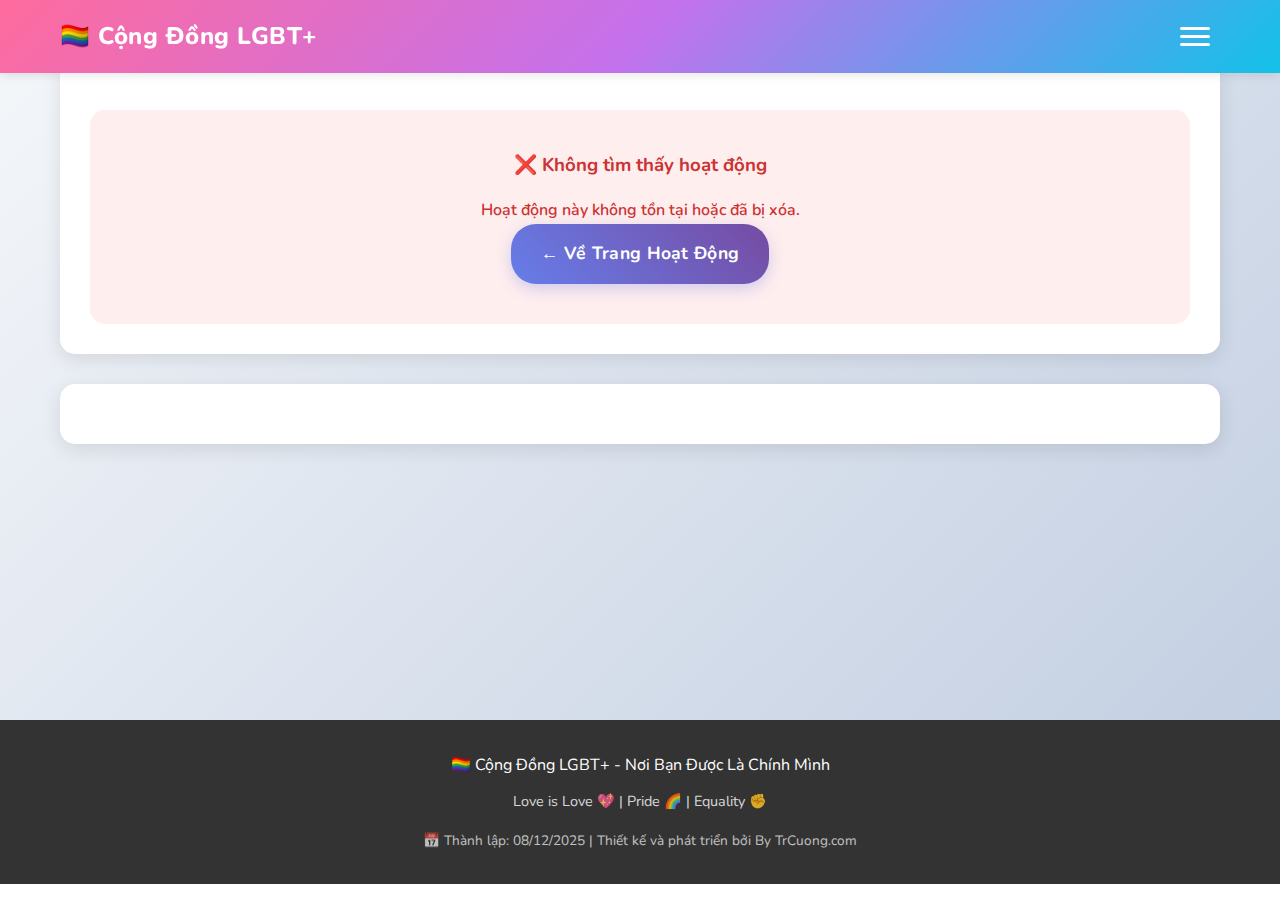
<file: participate.html>
<!DOCTYPE html>
<html lang="vi">
<head>
    <meta charset="UTF-8">
    <meta name="viewport" content="width=device-width, initial-scale=1.0">
    <title>Tham Gia Hoạt Động - Cộng Đồng LGBT+</title>
    <link rel="preconnect" href="https://fonts.googleapis.com">
    <link rel="preconnect" href="https://fonts.gstatic.com" crossorigin>
    <link href="https://fonts.googleapis.com/css2?family=Nunito:wght@400;600;700;800&display=swap" rel="stylesheet">
    <link rel="stylesheet" href="style.css">
</head>
<body>
    <header>
        <nav>
            <div class="logo">
                <h1>🏳️‍🌈 Cộng Đồng LGBT+</h1>
            </div>
            <button class="mobile-menu-toggle" id="mobileMenuToggle">
                <span></span>
                <span></span>
                <span></span>
            </button>
            <ul class="nav-links" id="navLinks">
                <li><a href="javascript:history.back()" class="back-link">← Quay Về</a></li>
                <li><a href="index.html">Trang Chủ</a></li>
                <li><a href="gallery.html">Hoạt Động</a></li>
            </ul>
        </nav>
    </header>

    <section class="participate-page">
        <div class="container">
            <div id="activityInfo" class="activity-info">
                <!-- Activity info will be loaded here -->
            </div>

            <div id="participateForm" class="participate-form-section">
                <!-- Form will be loaded here -->
            </div>
        </div>
    </section>

    <footer>
        <div class="container">
            <p>🏳️‍🌈 Cộng Đồng LGBT+ - Nơi Bạn Được Là Chính Mình</p>
            <p style="margin-top: 10px; font-size: 0.9rem; opacity: 0.8;">Love is Love 💖 | Pride 🌈 | Equality ✊</p>
            <p style="margin-top: 15px; font-size: 0.85rem; opacity: 0.7;">📅 Thành lập: 08/12/2025 | Thiết kế và phát triển bởi By TrCuong.com</p>
        </div>
    </footer>

    <script src="script.js"></script>
    <script src="participate.js"></script>
</body>
</html>
</file>
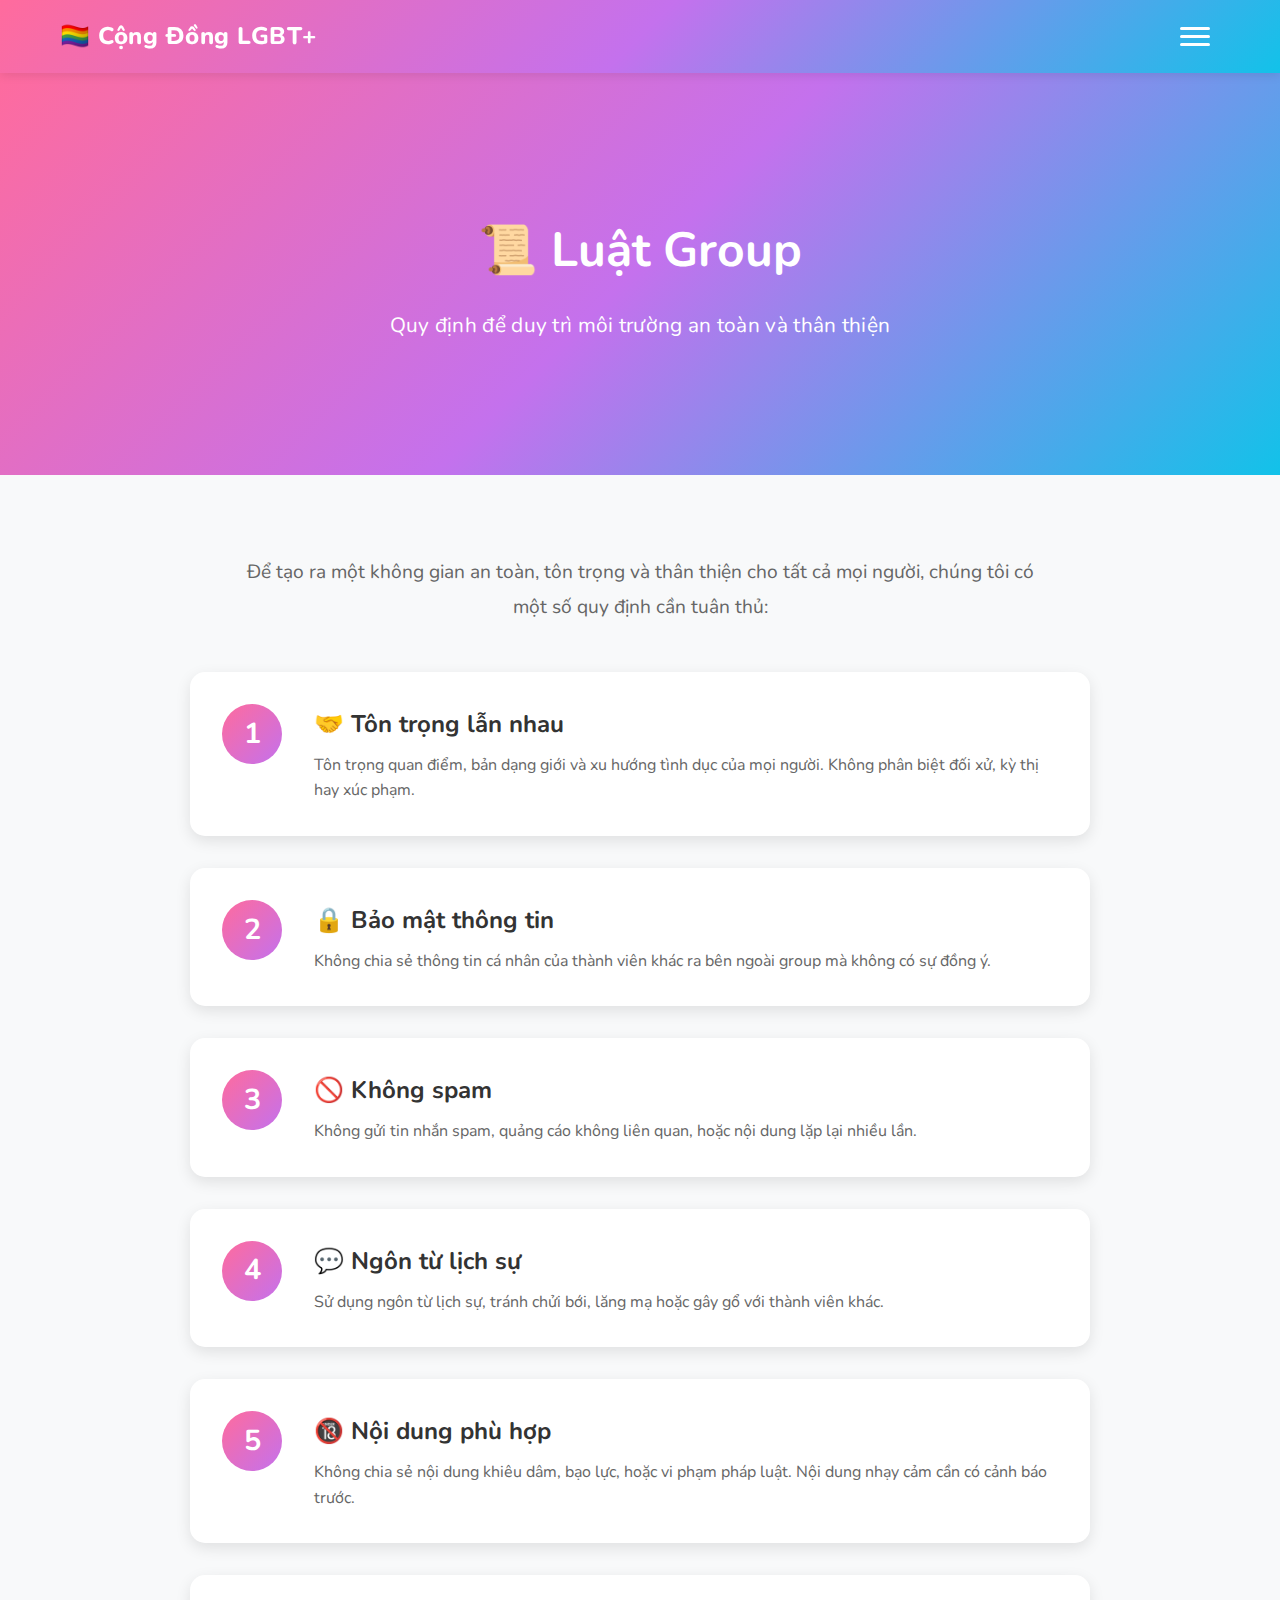
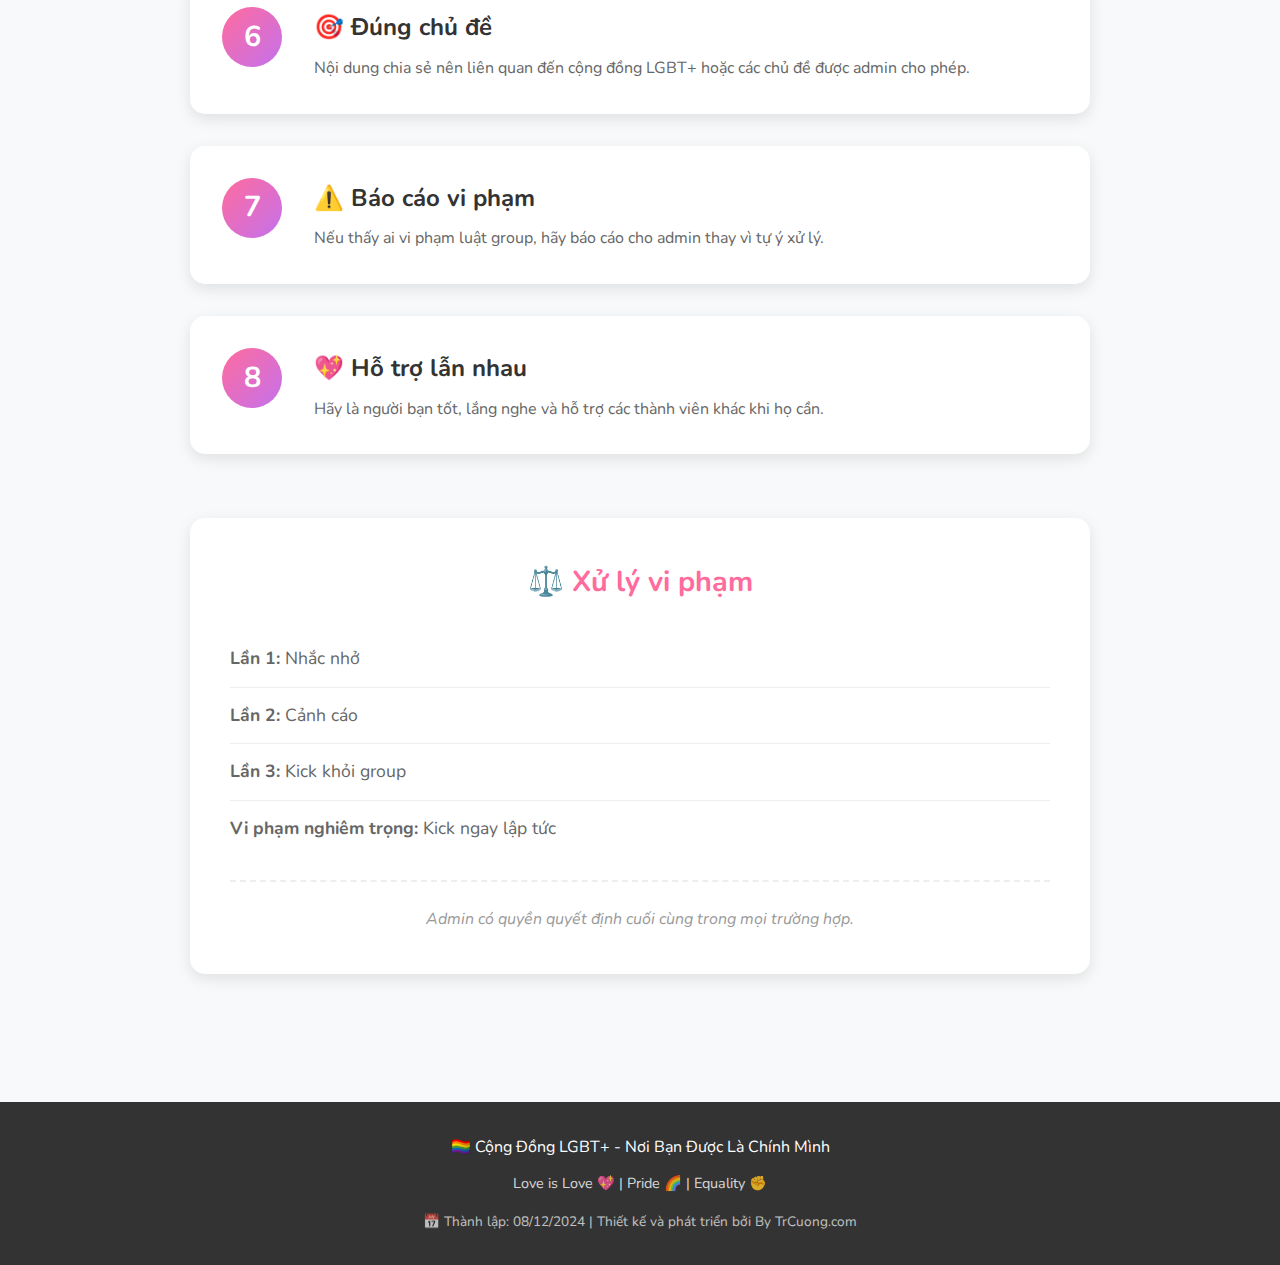
<file: rules.html>
<!DOCTYPE html>
<html lang="vi">
<head>
    <meta charset="UTF-8">
    <meta name="viewport" content="width=device-width, initial-scale=1.0">
    <title>Luật Group - Cộng Đồng LGBT+</title>
    <link rel="preconnect" href="https://fonts.googleapis.com">
    <link rel="preconnect" href="https://fonts.gstatic.com" crossorigin>
    <link href="https://fonts.googleapis.com/css2?family=Nunito:wght@400;600;700;800&display=swap" rel="stylesheet">
    <link rel="stylesheet" href="style.css">
</head>
<body>
    <header>
        <nav>
            <div class="logo">
                <h1>🏳️‍🌈 Cộng Đồng LGBT+</h1>
            </div>
            <button class="mobile-menu-toggle" id="mobileMenuToggle">
                <span></span>
                <span></span>
                <span></span>
            </button>
            <ul class="nav-links" id="navLinks">
                <li><a href="javascript:history.back()" class="back-link">← Quay Về</a></li>
                <li><a href="index.html">Trang Chủ</a></li>
                <li><a href="index.html#about">Giới Thiệu</a></li>
                <li><a href="index.html#benefits">Quyền Lợi</a></li>
                <li><a href="gallery.html">Hoạt Động</a></li>
                <li><a href="rules.html">Luật Group</a></li>
                <li><a href="index.html#form">Đăng Ký</a></li>
                <li><a href="admin.html" class="admin-link">🔐 Admin</a></li>
            </ul>
        </nav>
    </header>

    <section class="rules-hero">
        <div class="hero-content">
            <h2>📜 Luật Group</h2>
            <p>Quy định để duy trì môi trường an toàn và thân thiện</p>
        </div>
    </section>

    <section class="rules-content">
        <div class="container">
            <div class="rules-intro">
                <p>Để tạo ra một không gian an toàn, tôn trọng và thân thiện cho tất cả mọi người, chúng tôi có một số quy định cần tuân thủ:</p>
            </div>

            <div class="rules-list">
                <div class="rule-item">
                    <div class="rule-number">1</div>
                    <div class="rule-content">
                        <h3>🤝 Tôn trọng lẫn nhau</h3>
                        <p>Tôn trọng quan điểm, bản dạng giới và xu hướng tình dục của mọi người. Không phân biệt đối xử, kỳ thị hay xúc phạm.</p>
                    </div>
                </div>

                <div class="rule-item">
                    <div class="rule-number">2</div>
                    <div class="rule-content">
                        <h3>🔒 Bảo mật thông tin</h3>
                        <p>Không chia sẻ thông tin cá nhân của thành viên khác ra bên ngoài group mà không có sự đồng ý.</p>
                    </div>
                </div>

                <div class="rule-item">
                    <div class="rule-number">3</div>
                    <div class="rule-content">
                        <h3>🚫 Không spam</h3>
                        <p>Không gửi tin nhắn spam, quảng cáo không liên quan, hoặc nội dung lặp lại nhiều lần.</p>
                    </div>
                </div>

                <div class="rule-item">
                    <div class="rule-number">4</div>
                    <div class="rule-content">
                        <h3>💬 Ngôn từ lịch sự</h3>
                        <p>Sử dụng ngôn từ lịch sự, tránh chửi bới, lăng mạ hoặc gây gổ với thành viên khác.</p>
                    </div>
                </div>

                <div class="rule-item">
                    <div class="rule-number">5</div>
                    <div class="rule-content">
                        <h3>🔞 Nội dung phù hợp</h3>
                        <p>Không chia sẻ nội dung khiêu dâm, bạo lực, hoặc vi phạm pháp luật. Nội dung nhạy cảm cần có cảnh báo trước.</p>
                    </div>
                </div>

                <div class="rule-item">
                    <div class="rule-number">6</div>
                    <div class="rule-content">
                        <h3>🎯 Đúng chủ đề</h3>
                        <p>Nội dung chia sẻ nên liên quan đến cộng đồng LGBT+ hoặc các chủ đề được admin cho phép.</p>
                    </div>
                </div>

                <div class="rule-item">
                    <div class="rule-number">7</div>
                    <div class="rule-content">
                        <h3>⚠️ Báo cáo vi phạm</h3>
                        <p>Nếu thấy ai vi phạm luật group, hãy báo cáo cho admin thay vì tự ý xử lý.</p>
                    </div>
                </div>

                <div class="rule-item">
                    <div class="rule-number">8</div>
                    <div class="rule-content">
                        <h3>💖 Hỗ trợ lẫn nhau</h3>
                        <p>Hãy là người bạn tốt, lắng nghe và hỗ trợ các thành viên khác khi họ cần.</p>
                    </div>
                </div>
            </div>

            <div class="rules-footer">
                <h3>⚖️ Xử lý vi phạm</h3>
                <ul>
                    <li><strong>Lần 1:</strong> Nhắc nhở</li>
                    <li><strong>Lần 2:</strong> Cảnh cáo</li>
                    <li><strong>Lần 3:</strong> Kick khỏi group</li>
                    <li><strong>Vi phạm nghiêm trọng:</strong> Kick ngay lập tức</li>
                </ul>
                <p class="rules-note">Admin có quyền quyết định cuối cùng trong mọi trường hợp.</p>
            </div>
        </div>
    </section>

    <footer>
        <div class="container">
            <p>🏳️‍🌈 Cộng Đồng LGBT+ - Nơi Bạn Được Là Chính Mình</p>
            <p style="margin-top: 10px; font-size: 0.9rem; opacity: 0.8;">Love is Love 💖 | Pride 🌈 | Equality ✊</p>
            <p style="margin-top: 15px; font-size: 0.85rem; opacity: 0.7;">📅 Thành lập: 08/12/2024 | Thiết kế và phát triển bởi By TrCuong.com</p>
        </div>
    </footer>

    <script src="script.js"></script>
</body>
</html>
</file>
<file: style.css>
* {
    margin: 0;
    padding: 0;
    box-sizing: border-box;
}

body {
    font-family: 'Nunito', 'Segoe UI', Tahoma, Geneva, Verdana, sans-serif;
    line-height: 1.7;
    color: #333;
    font-weight: 400;
    -webkit-overflow-scrolling: touch;
    overflow-x: hidden;
}

.container {
    max-width: 1200px;
    margin: 0 auto;
    padding: 0 20px;
}

/* Header & Navigation */
header {
    background: linear-gradient(135deg, #ff6b9d 0%, #c471ed 50%, #12c2e9 100%);
    color: white;
    padding: 1rem 0;
    position: fixed;
    width: 100%;
    top: 0;
    z-index: 1000;
    box-shadow: 0 2px 10px rgba(0,0,0,0.1);
}

nav {
    display: flex;
    justify-content: space-between;
    align-items: center;
    max-width: 1200px;
    margin: 0 auto;
    padding: 0 20px;
}

.logo h1 {
    font-size: 1.5rem;
    font-weight: 800;
    letter-spacing: 0.5px;
}

.nav-links {
    display: flex;
    list-style: none;
    gap: 2rem;
}

.nav-links a {
    color: white;
    text-decoration: none;
    transition: opacity 0.3s;
}

.nav-links a:hover {
    opacity: 0.8;
}

/* Hero Section */
.hero {
    background: linear-gradient(135deg, #ff6b9d 0%, #c471ed 50%, #12c2e9 100%);
    color: white;
    padding: 150px 20px 100px;
    text-align: center;
    margin-top: 60px;
}

.hero-content h2 {
    font-size: 3rem;
    margin-bottom: 1rem;
}

.hero-content p {
    font-size: 1.3rem;
    margin-bottom: 2rem;
    font-weight: 400;
    letter-spacing: 0.3px;
}

.cta-buttons {
    display: flex;
    gap: 1rem;
    justify-content: center;
    flex-wrap: wrap;
}

.cta-button {
    display: inline-flex;
    align-items: center;
    gap: 8px;
    padding: 15px 40px;
    border-radius: 50px;
    text-decoration: none;
    font-weight: 700;
    font-size: 1.05rem;
    letter-spacing: 0.3px;
    transition: transform 0.3s, box-shadow 0.3s;
}

.cta-button.primary {
    background: white;
    color: #ff6b9d;
}

.cta-button.secondary {
    background: rgba(255, 255, 255, 0.2);
    color: white;
    backdrop-filter: blur(10px);
}

.cta-button:hover {
    transform: translateY(-3px);
    box-shadow: 0 10px 20px rgba(0,0,0,0.2);
}

.zalo-icon {
    font-size: 1.2rem;
}

/* About Section */
.about {
    padding: 80px 20px;
    background: #f8f9fa;
    text-align: center;
}

.about h2 {
    font-size: 2.5rem;
    margin-bottom: 1.5rem;
    background: linear-gradient(135deg, #ff6b9d 0%, #c471ed 50%, #12c2e9 100%);
    -webkit-background-clip: text;
    -webkit-text-fill-color: transparent;
    background-clip: text;
}

.about p {
    font-size: 1.2rem;
    max-width: 800px;
    margin: 0 auto;
    line-height: 1.8;
}

/* Benefits Section */
.benefits {
    padding: 80px 20px;
}

.benefits h2 {
    text-align: center;
    font-size: 2.5rem;
    margin-bottom: 3rem;
    background: linear-gradient(135deg, #ff6b9d 0%, #c471ed 50%, #12c2e9 100%);
    -webkit-background-clip: text;
    -webkit-text-fill-color: transparent;
    background-clip: text;
}

.benefits-grid {
    display: grid;
    grid-template-columns: repeat(auto-fit, minmax(250px, 1fr));
    gap: 2rem;
    max-width: 1200px;
    margin: 0 auto;
}

.benefit-card {
    background: white;
    padding: 2rem;
    border-radius: 10px;
    text-align: center;
    box-shadow: 0 5px 15px rgba(0,0,0,0.1);
    transition: transform 0.3s;
}

.benefit-card:hover {
    transform: translateY(-10px);
}

.benefit-card .icon {
    font-size: 3rem;
    margin-bottom: 1rem;
}

.benefit-card h3 {
    font-size: 1.5rem;
    margin-bottom: 1rem;
    color: #ff6b9d;
}

/* Registration Form */
.registration {
    padding: 80px 20px;
    background: #f8f9fa;
}

.registration h2 {
    text-align: center;
    font-size: 2.5rem;
    margin-bottom: 1rem;
    background: linear-gradient(135deg, #ff6b9d 0%, #c471ed 50%, #12c2e9 100%);
    -webkit-background-clip: text;
    -webkit-text-fill-color: transparent;
    background-clip: text;
}

#registrationForm {
    max-width: 600px;
    margin: 0 auto;
    background: white;
    padding: 3rem;
    border-radius: 10px;
    box-shadow: 0 5px 15px rgba(0,0,0,0.1);
}

.form-group {
    margin-bottom: 1.5rem;
}

.form-group label {
    display: block;
    margin-bottom: 0.5rem;
    font-weight: bold;
    color: #333;
}

.form-group input,
.form-group select,
.form-group textarea {
    width: 100%;
    padding: 12px;
    border: 2px solid #ddd;
    border-radius: 5px;
    font-size: 1rem;
    transition: border-color 0.3s;
}

.form-group input:focus,
.form-group select:focus,
.form-group textarea:focus {
    outline: none;
    border-color: #ff6b9d;
}

.submit-button {
    width: 100%;
    padding: 15px;
    background: linear-gradient(135deg, #ff6b9d 0%, #c471ed 50%, #12c2e9 100%);
    color: white;
    border: none;
    border-radius: 5px;
    font-size: 1.1rem;
    font-weight: bold;
    cursor: pointer;
    transition: transform 0.3s;
}

.submit-button:hover {
    transform: translateY(-2px);
}

.success-message {
    max-width: 600px;
    margin: 2rem auto 0;
    padding: 1.5rem;
    background: #d4edda;
    border: 2px solid #28a745;
    border-radius: 5px;
    text-align: center;
}

.success-message p {
    color: #155724;
    font-size: 1.1rem;
    font-weight: bold;
}

/* Footer */
footer {
    background: #333;
    color: white;
    text-align: center;
    padding: 2rem 0;
}

/* Responsive */
/* Mobile Menu Toggle */
.mobile-menu-toggle {
    display: flex;
    flex-direction: column;
    gap: 5px;
    background: none;
    border: none;
    cursor: pointer;
    padding: 10px;
    z-index: 1001;
}

.mobile-menu-toggle span {
    width: 30px;
    height: 3px;
    background: white;
    border-radius: 3px;
    transition: all 0.3s;
}

.mobile-menu-toggle.active span:nth-child(1) {
    transform: rotate(45deg) translate(8px, 8px);
}

.mobile-menu-toggle.active span:nth-child(2) {
    opacity: 0;
}

.mobile-menu-toggle.active span:nth-child(3) {
    transform: rotate(-45deg) translate(7px, -7px);
}

/* Menu luôn ẩn và trượt ra khi active */
.nav-links {
    position: fixed;
    top: 60px;
    right: -100%;
    width: 70%;
    max-width: 300px;
    height: calc(100vh - 60px);
    background: linear-gradient(135deg, #ff6b9d 0%, #c471ed 100%);
    flex-direction: column;
    padding: 2rem 0;
    gap: 0;
    transition: right 0.3s ease;
    box-shadow: -5px 0 15px rgba(0,0,0,0.2);
    list-style: none;
    overflow-y: auto;
    -webkit-overflow-scrolling: touch;
    z-index: 999;
}

.nav-links.active {
    right: 0;
}

.nav-links li {
    width: 100%;
    text-align: center;
    padding: 0;
}

.nav-links a {
    display: block;
    padding: 1rem 2rem;
    border-bottom: 1px solid rgba(255,255,255,0.1);
    color: white;
    text-decoration: none;
}

.nav-links a:hover {
    background: rgba(255,255,255,0.1);
}

@media (max-width: 768px) {
    
    .hero-content h2 {
        font-size: 2rem;
    }
    
    .hero-content p {
        font-size: 1rem;
    }
    
    #registrationForm {
        padding: 2rem 1.5rem;
    }
    
    /* Ensure mobile scrolling works properly */
    body {
        position: relative;
        overflow-x: hidden;
        -webkit-overflow-scrolling: touch;
    }
    
    /* Fix mobile menu overlay issues */
    .mobile-menu-toggle {
        z-index: 1001;
    }
}

/* Form description */
.form-description {
    text-align: center;
    font-size: 1.1rem;
    color: #666;
    margin-bottom: 2rem;
}

/* Stats section */
.stats {
    display: flex;
    justify-content: center;
    gap: 3rem;
    margin-top: 3rem;
    flex-wrap: wrap;
}

.stat-item {
    text-align: center;
}

.stat-item h3 {
    font-size: 2.5rem;
    background: linear-gradient(135deg, #ff6b9d 0%, #c471ed 100%);
    -webkit-background-clip: text;
    -webkit-text-fill-color: transparent;
    background-clip: text;
    margin-bottom: 0.5rem;
}

.stat-item p {
    font-size: 1rem;
    color: #666;
}

@media (max-width: 768px) {
    .cta-buttons {
        flex-direction: column;
        align-items: center;
    }
    
    .cta-button {
        width: 100%;
        max-width: 300px;
        justify-content: center;
    }
    
    .stats {
        gap: 2rem;
    }
    
    .stat-item h3 {
        font-size: 2rem;
    }
}

/* Privacy Note */
.privacy-note {
    margin-top: 1.5rem;
    padding: 1rem;
    background: #fff3f8;
    border-left: 4px solid #ff6b9d;
    border-radius: 5px;
}

.privacy-note p {
    color: #666;
    font-size: 0.95rem;
    margin: 0;
}

/* Rainbow gradient animation */
@keyframes rainbow {
    0% { background-position: 0% 50%; }
    50% { background-position: 100% 50%; }
    100% { background-position: 0% 50%; }
}

.hero {
    background: linear-gradient(135deg, #ff6b9d 0%, #c471ed 25%, #12c2e9 50%, #c471ed 75%, #ff6b9d 100%);
    background-size: 200% 200%;
    animation: rainbow 15s ease infinite;
}

header {
    background: linear-gradient(135deg, #ff6b9d 0%, #c471ed 25%, #12c2e9 50%, #c471ed 75%, #ff6b9d 100%);
    background-size: 200% 200%;
    animation: rainbow 15s ease infinite;
}

/* Founders Section */
.founders {
    margin-top: 3rem;
    padding: 2rem;
    background: white;
    border-radius: 15px;
    box-shadow: 0 5px 15px rgba(0,0,0,0.1);
    max-width: 600px;
    margin-left: auto;
    margin-right: auto;
}

.founders h3 {
    text-align: center;
    font-size: 1.8rem;
    margin-bottom: 1.5rem;
    background: linear-gradient(135deg, #ff6b9d 0%, #c471ed 50%, #12c2e9 100%);
    -webkit-background-clip: text;
    -webkit-text-fill-color: transparent;
    background-clip: text;
}

.founders-list {
    display: flex;
    justify-content: center;
    gap: 2rem;
    flex-wrap: wrap;
}

.founder-item {
    display: flex;
    align-items: center;
    gap: 0.5rem;
    padding: 1rem 1.5rem;
    background: linear-gradient(135deg, rgba(255, 107, 157, 0.1) 0%, rgba(196, 113, 237, 0.1) 100%);
    border-radius: 50px;
    transition: transform 0.3s;
}

.founder-item:hover {
    transform: translateY(-5px);
}

.founder-icon {
    font-size: 1.5rem;
}

.founder-name {
    font-size: 1.1rem;
    font-weight: 600;
    color: #333;
}

@media (max-width: 768px) {
    .founders-list {
        flex-direction: column;
        align-items: center;
    }
    
    .founder-item {
        width: 100%;
        max-width: 250px;
        justify-content: center;
    }
}

/* Gallery Section */
.gallery {
    padding: 80px 20px;
    background: white;
}

.gallery h2 {
    text-align: center;
    font-size: 2.5rem;
    margin-bottom: 1rem;
    background: linear-gradient(135deg, #ff6b9d 0%, #c471ed 50%, #12c2e9 100%);
    -webkit-background-clip: text;
    -webkit-text-fill-color: transparent;
    background-clip: text;
}

.gallery-description {
    text-align: center;
    font-size: 1.1rem;
    color: #666;
    margin-bottom: 3rem;
}

.gallery-grid {
    display: grid;
    grid-template-columns: repeat(auto-fit, minmax(300px, 1fr));
    gap: 2rem;
    max-width: 1200px;
    margin: 0 auto;
}

.gallery-item {
    position: relative;
    overflow: hidden;
    border-radius: 15px;
    box-shadow: 0 5px 15px rgba(0,0,0,0.1);
    transition: transform 0.3s, box-shadow 0.3s;
    aspect-ratio: 1;
}

.gallery-item:hover {
    transform: translateY(-10px);
    box-shadow: 0 10px 25px rgba(0,0,0,0.2);
}

.gallery-item img {
    width: 100%;
    height: 100%;
    object-fit: cover;
    display: block;
}

/* Placeholder for images */
.gallery-placeholder {
    width: 100%;
    height: 100%;
    background: linear-gradient(135deg, rgba(255, 107, 157, 0.2) 0%, rgba(196, 113, 237, 0.2) 50%, rgba(18, 194, 233, 0.2) 100%);
    display: flex;
    flex-direction: column;
    align-items: center;
    justify-content: center;
    gap: 1rem;
}

.gallery-icon {
    font-size: 4rem;
}

.gallery-placeholder p {
    font-size: 1.2rem;
    font-weight: 600;
    color: #666;
}

.gallery-note {
    margin-top: 3rem;
    padding: 1.5rem;
    background: #fff3f8;
    border-left: 4px solid #ff6b9d;
    border-radius: 5px;
    max-width: 800px;
    margin-left: auto;
    margin-right: auto;
}

.gallery-note p {
    color: #666;
    font-size: 0.95rem;
    margin: 0;
    line-height: 1.6;
}

@media (max-width: 768px) {
    .gallery-grid {
        grid-template-columns: repeat(auto-fit, minmax(250px, 1fr));
        gap: 1.5rem;
    }
    
    .gallery-icon {
        font-size: 3rem;
    }
}

/* Gallery Hero Section */
.gallery-hero {
    background: linear-gradient(135deg, #ff6b9d 0%, #c471ed 25%, #12c2e9 50%, #c471ed 75%, #ff6b9d 100%);
    background-size: 200% 200%;
    animation: rainbow 15s ease infinite;
    color: white;
    padding: 150px 20px 100px;
    text-align: center;
    margin-top: 60px;
}

.gallery-hero .hero-content h2 {
    font-size: 3rem;
    margin-bottom: 1rem;
}

.gallery-hero .hero-content p {
    font-size: 1.3rem;
}

/* Back to Home Button */
.back-to-home {
    text-align: center;
    margin-top: 3rem;
}

.back-to-home .cta-button {
    display: inline-block;
}

@media (max-width: 768px) {
    .gallery-hero .hero-content h2 {
        font-size: 2rem;
    }
    
    .gallery-hero .hero-content p {
        font-size: 1rem;
    }
}

/* Gallery Notice */
.gallery-notice {
    text-align: center;
    padding: 2rem;
    background: linear-gradient(135deg, rgba(255, 107, 157, 0.1) 0%, rgba(196, 113, 237, 0.1) 100%);
    border-radius: 15px;
    margin-bottom: 3rem;
    border: 2px solid #ff6b9d;
}

.gallery-notice p {
    font-size: 1.3rem;
    font-weight: 600;
    color: #ff6b9d;
    margin: 0;
}

@media (max-width: 768px) {
    .gallery-notice p {
        font-size: 1.1rem;
    }
}

/* Floating Contact Box */
.contact-float {
    width: 250px;
    background: white;
    border-radius: 12px;
    box-shadow: 0 4px 20px rgba(0,0,0,0.15);
    overflow: hidden;
    border: 2px solid #ff6b9d;
    margin-left: auto;
    margin-right: 20px;
    margin-bottom: 20px;
}

.contact-header {
    background: linear-gradient(135deg, #ff6b9d 0%, #c471ed 100%);
    color: white;
    padding: 10px 15px;
    font-weight: 600;
    font-size: 0.9rem;
    text-align: center;
}

.contact-content {
    padding: 12px;
}

.contact-intro {
    font-size: 0.75rem;
    color: #666;
    margin: 0 0 10px 0;
    text-align: center;
}

.contact-mini-item {
    display: flex;
    align-items: center;
    gap: 8px;
    padding: 8px;
    background: rgba(255, 107, 157, 0.05);
    border-radius: 8px;
    margin-bottom: 8px;
}

.contact-mini-item:last-child {
    margin-bottom: 0;
}

.contact-mini-item > span {
    font-size: 1.2rem;
}

.mini-role {
    font-size: 0.7rem;
    color: #ff6b9d;
    font-weight: 600;
}

.mini-name {
    font-size: 0.85rem;
    color: #333;
    font-weight: 700;
}

@media (max-width: 768px) {
    .contact-float {
        width: 200px;
        bottom: 15px;
        right: 15px;
    }
    
    .contact-header {
        font-size: 0.85rem;
        padding: 8px 12px;
    }
    
    .contact-content {
        padding: 10px;
    }
    
    .contact-intro {
        font-size: 0.7rem;
    }
    
    .mini-role {
        font-size: 0.65rem;
    }
    
    .mini-name {
        font-size: 0.8rem;
    }
}

/* Footer Layout */
.footer-content {
    display: flex;
    justify-content: space-between;
    align-items: flex-start;
    gap: 2rem;
}

.footer-main {
    flex: 1;
}

@media (max-width: 768px) {
    .footer-content {
        flex-direction: column;
        align-items: center;
    }
    
    .footer-main {
        text-align: center;
        width: 100%;
    }
    
    .contact-float {
        margin-left: auto;
        margin-right: auto;
    }
}

/* Event Title & Description */
.event-title {
    text-align: center;
    font-size: 2rem;
    margin-bottom: 1rem;
    background: linear-gradient(135deg, #ff6b9d 0%, #c471ed 50%, #12c2e9 100%);
    -webkit-background-clip: text;
    -webkit-text-fill-color: transparent;
    background-clip: text;
}

.event-description {
    text-align: center;
    font-size: 1.1rem;
    color: #666;
    margin-bottom: 3rem;
}

/* Upload Note */
.upload-note {
    text-align: center;
    padding: 2rem;
    background: linear-gradient(135deg, rgba(255, 107, 157, 0.1) 0%, rgba(196, 113, 237, 0.1) 100%);
    border-radius: 15px;
    margin: 3rem 0;
    border: 2px dashed #ff6b9d;
}

.upload-note p {
    font-size: 1.1rem;
    color: #666;
    margin: 0.5rem 0;
}

.upload-note p:first-child {
    font-weight: 600;
    color: #ff6b9d;
    font-size: 1.2rem;
}

/* Upload Button */
.upload-button {
    display: inline-block;
    margin-top: 1.5rem;
    padding: 15px 40px;
    background: linear-gradient(135deg, #ff6b9d 0%, #c471ed 100%);
    color: white;
    text-decoration: none;
    border-radius: 50px;
    font-weight: 600;
    font-size: 1.1rem;
    transition: transform 0.3s, box-shadow 0.3s;
}

.upload-button:hover {
    transform: translateY(-3px);
    box-shadow: 0 10px 20px rgba(255, 107, 157, 0.3);
}

/* Photo Info Overlay */
.gallery-item {
    position: relative;
    overflow: hidden;
}

.gallery-item img {
    transition: transform 0.3s;
}

.gallery-item:hover img {
    transform: scale(1.05);
}

.photo-info {
    position: absolute;
    bottom: 0;
    left: 0;
    right: 0;
    background: linear-gradient(to top, rgba(0,0,0,0.8), transparent);
    padding: 1rem;
    transform: translateY(100%);
    transition: transform 0.3s;
}

.gallery-item:hover .photo-info {
    transform: translateY(0);
}

.photo-description {
    color: white;
    font-weight: 600;
    margin: 0 0 0.5rem 0;
    font-size: 0.95rem;
}

.photo-author {
    color: rgba(255, 255, 255, 0.8);
    margin: 0;
    font-size: 0.85rem;
}

/* Join Group Button in Success Message */
.join-group-button {
    display: inline-block;
    padding: 15px 40px;
    background: linear-gradient(135deg, #0068ff 0%, #0052cc 100%);
    color: white;
    text-decoration: none;
    border-radius: 50px;
    font-weight: 700;
    font-size: 1.1rem;
    transition: transform 0.3s, box-shadow 0.3s;
    box-shadow: 0 5px 15px rgba(0, 104, 255, 0.3);
}

.join-group-button:hover {
    transform: translateY(-3px);
    box-shadow: 0 8px 20px rgba(0, 104, 255, 0.4);
}

/* Rules Page Styles */
.rules-hero {
    background: linear-gradient(135deg, #ff6b9d 0%, #c471ed 25%, #12c2e9 50%, #c471ed 75%, #ff6b9d 100%);
    background-size: 200% 200%;
    animation: rainbow 15s ease infinite;
    color: white;
    padding: 150px 20px 100px;
    text-align: center;
    margin-top: 60px;
}

.rules-hero .hero-content h2 {
    font-size: 3rem;
    margin-bottom: 1rem;
}

.rules-hero .hero-content p {
    font-size: 1.3rem;
}

.rules-content {
    padding: 80px 20px;
    background: #f8f9fa;
}

.rules-intro {
    text-align: center;
    max-width: 800px;
    margin: 0 auto 3rem;
    font-size: 1.2rem;
    color: #666;
    line-height: 1.8;
}

.rules-list {
    max-width: 900px;
    margin: 0 auto;
}

.rule-item {
    display: flex;
    gap: 2rem;
    background: white;
    padding: 2rem;
    border-radius: 15px;
    margin-bottom: 2rem;
    box-shadow: 0 5px 15px rgba(0,0,0,0.1);
    transition: transform 0.3s;
}

.rule-item:hover {
    transform: translateX(10px);
}

.rule-number {
    flex-shrink: 0;
    width: 60px;
    height: 60px;
    background: linear-gradient(135deg, #ff6b9d 0%, #c471ed 100%);
    color: white;
    border-radius: 50%;
    display: flex;
    align-items: center;
    justify-content: center;
    font-size: 1.8rem;
    font-weight: 700;
}

.rule-content h3 {
    font-size: 1.5rem;
    margin-bottom: 0.5rem;
    color: #333;
}

.rule-content p {
    color: #666;
    line-height: 1.6;
    margin: 0;
}

.rules-footer {
    max-width: 900px;
    margin: 4rem auto 3rem;
    background: white;
    padding: 2.5rem;
    border-radius: 15px;
    box-shadow: 0 5px 15px rgba(0,0,0,0.1);
}

.rules-footer h3 {
    font-size: 1.8rem;
    margin-bottom: 1.5rem;
    color: #ff6b9d;
    text-align: center;
}

.rules-footer ul {
    list-style: none;
    padding: 0;
    margin-bottom: 1.5rem;
}

.rules-footer ul li {
    padding: 0.8rem 0;
    border-bottom: 1px solid #eee;
    font-size: 1.1rem;
    color: #666;
}

.rules-footer ul li:last-child {
    border-bottom: none;
}

.rules-note {
    text-align: center;
    font-style: italic;
    color: #999;
    margin: 1.5rem 0 0 0;
    padding-top: 1.5rem;
    border-top: 2px dashed #eee;
}

@media (max-width: 768px) {
    .rules-hero .hero-content h2 {
        font-size: 2rem;
    }
    
    .rules-hero .hero-content p {
        font-size: 1rem;
    }
    
    .rule-item {
        flex-direction: column;
        gap: 1rem;
        padding: 1.5rem;
    }
    
    .rule-number {
        width: 50px;
        height: 50px;
        font-size: 1.5rem;
    }
    
    .rule-content h3 {
        font-size: 1.2rem;
    }
}


/* ===== ADMIN STYLES ===== */
.admin-link {
    color: #ffd700 !important;
    font-weight: 700;
}

.admin-login {
    min-height: 80vh;
    display: flex;
    align-items: center;
    justify-content: center;
    padding: 40px 20px;
    background: linear-gradient(135deg, #667eea 0%, #764ba2 100%);
}

.login-box {
    background: white;
    padding: 40px;
    border-radius: 20px;
    box-shadow: 0 10px 40px rgba(0, 0, 0, 0.2);
    max-width: 450px;
    width: 100%;
}

.login-box h2 {
    text-align: center;
    margin-bottom: 10px;
    color: #333;
}

.login-description {
    text-align: center;
    color: #666;
    margin-bottom: 30px;
}

.error-message {
    background: #fee;
    color: #c33;
    padding: 15px;
    border-radius: 10px;
    margin-top: 20px;
    text-align: center;
    font-weight: 600;
}

/* Admin Dashboard */
.admin-dashboard {
    padding: 60px 20px;
    background: linear-gradient(135deg, #f5f7fa 0%, #c3cfe2 100%);
    min-height: 80vh;
}

.dashboard-header {
    text-align: center;
    margin-bottom: 50px;
}

.dashboard-header h2 {
    font-size: 2.5rem;
    margin-bottom: 10px;
    color: #333;
}

.dashboard-header p {
    color: #666;
    font-size: 1.1rem;
}

.dashboard-grid {
    display: grid;
    grid-template-columns: repeat(auto-fit, minmax(280px, 1fr));
    gap: 30px;
    margin-bottom: 50px;
}

.dashboard-card {
    background: white;
    padding: 30px;
    border-radius: 15px;
    box-shadow: 0 5px 20px rgba(0, 0, 0, 0.1);
    text-align: center;
    transition: transform 0.3s ease, box-shadow 0.3s ease;
}

.dashboard-card:hover {
    transform: translateY(-5px);
    box-shadow: 0 10px 30px rgba(0, 0, 0, 0.15);
}

.card-icon {
    font-size: 3rem;
    margin-bottom: 20px;
}

.dashboard-card h3 {
    margin-bottom: 15px;
    color: #333;
}

.dashboard-card p {
    color: #666;
    margin-bottom: 20px;
}

.dashboard-info {
    background: white;
    padding: 30px;
    border-radius: 15px;
    box-shadow: 0 5px 20px rgba(0, 0, 0, 0.1);
}

.dashboard-info h3 {
    margin-bottom: 20px;
    color: #333;
}

.dashboard-info ul {
    list-style: none;
    padding: 0;
}

.dashboard-info ul li {
    padding: 12px 0;
    border-bottom: 1px solid #eee;
    color: #666;
}

.dashboard-info ul li:last-child {
    border-bottom: none;
}

.dashboard-info ul li strong {
    color: #333;
    margin-right: 10px;
}

.dashboard-info ul li a {
    color: #667eea;
    text-decoration: none;
}

.dashboard-info ul li a:hover {
    text-decoration: underline;
}

@media (max-width: 768px) {
    .login-box {
        padding: 30px 20px;
    }
    
    .dashboard-header h2 {
        font-size: 2rem;
    }
    
    .dashboard-grid {
        grid-template-columns: 1fr;
    }
}


/* Back Link Style */
.back-link {
    color: #fff !important;
    font-weight: 700;
    background: rgba(255, 255, 255, 0.1);
    padding: 8px 15px !important;
    border-radius: 8px;
    transition: all 0.3s ease;
}

.back-link:hover {
    background: rgba(255, 255, 255, 0.2);
    transform: translateX(-3px);
}

@media (max-width: 768px) {
    .back-link {
        background: rgba(255, 255, 255, 0.15);
    }
}


/* Admin Activities Page */
.admin-activities {
    padding: 60px 20px;
    background: linear-gradient(135deg, #f5f7fa 0%, #c3cfe2 100%);
    min-height: 80vh;
}

.admin-activities h2 {
    text-align: center;
    margin-bottom: 40px;
    color: #333;
}

.activity-form-section {
    background: white;
    padding: 30px;
    border-radius: 15px;
    box-shadow: 0 5px 20px rgba(0, 0, 0, 0.1);
    margin-bottom: 40px;
}

.activity-form-section h3 {
    margin-bottom: 25px;
    color: #333;
}

.activities-list-section {
    background: white;
    padding: 30px;
    border-radius: 15px;
    box-shadow: 0 5px 20px rgba(0, 0, 0, 0.1);
}

.activities-list-section h3 {
    margin-bottom: 25px;
    color: #333;
}

.activities-list {
    display: flex;
    flex-direction: column;
    gap: 20px;
}

.activity-card {
    background: #f8f9fa;
    padding: 20px;
    border-radius: 10px;
    border-left: 4px solid #667eea;
}

.activity-header {
    display: flex;
    justify-content: space-between;
    align-items: center;
    margin-bottom: 10px;
}

.activity-header h4 {
    margin: 0;
    color: #333;
}

.delete-btn {
    background: #ff4757;
    color: white;
    border: none;
    padding: 8px 15px;
    border-radius: 5px;
    cursor: pointer;
    font-size: 0.9rem;
    transition: background 0.3s ease;
}

.delete-btn:hover {
    background: #ff3838;
}

.activity-date {
    color: #666;
    font-size: 0.9rem;
    margin: 5px 0;
}

.activity-desc {
    color: #555;
    margin: 10px 0;
}

.activity-images-count {
    color: #667eea;
    font-weight: 600;
    font-size: 0.9rem;
}

.no-activities {
    text-align: center;
    color: #999;
    padding: 40px;
    font-size: 1.1rem;
}

/* Gallery Activities Display */
.activity-section {
    margin-bottom: 60px;
}

.activity-header-gallery {
    text-align: center;
    margin-bottom: 30px;
}

.activity-header-gallery h3 {
    font-size: 2rem;
    margin-bottom: 10px;
    color: #333;
}

.activity-header-gallery .activity-date {
    color: #666;
    font-size: 1rem;
    margin-bottom: 10px;
}

.activity-header-gallery .activity-description {
    color: #555;
    font-size: 1.1rem;
    max-width: 800px;
    margin: 0 auto;
}

.gallery-grid {
    display: grid;
    grid-template-columns: repeat(auto-fill, minmax(280px, 1fr));
    gap: 20px;
    margin-top: 20px;
}

.gallery-item {
    position: relative;
    overflow: hidden;
    border-radius: 15px;
    box-shadow: 0 5px 15px rgba(0, 0, 0, 0.1);
    transition: transform 0.3s ease;
}

.gallery-item:hover {
    transform: translateY(-5px);
}

.gallery-item img {
    width: 100%;
    height: 300px;
    object-fit: cover;
    display: block;
}

@media (max-width: 768px) {
    .activity-header {
        flex-direction: column;
        align-items: flex-start;
        gap: 10px;
    }
    
    .gallery-grid {
        grid-template-columns: 1fr;
    }
    
    .gallery-item img {
        height: 250px;
    }
}


/* Admin Activities & Submissions */
.admin-activities, .admin-submissions, .participate-page {
    padding: 60px 20px;
    background: linear-gradient(135deg, #f5f7fa 0%, #c3cfe2 100%);
    min-height: 80vh;
}

.admin-activities h2, .admin-submissions h2 {
    text-align: center;
    margin-bottom: 40px;
    color: #333;
}

.activity-form-section, .activities-list-section {
    background: white;
    padding: 30px;
    border-radius: 15px;
    box-shadow: 0 5px 20px rgba(0, 0, 0, 0.1);
    margin-bottom: 30px;
}

.activity-form-section h3, .activities-list-section h3 {
    margin-bottom: 25px;
    color: #333;
}

.activities-list {
    display: flex;
    flex-direction: column;
    gap: 20px;
}

.activity-card {
    background: #f8f9fa;
    padding: 20px;
    border-radius: 10px;
    border-left: 4px solid #667eea;
}

.activity-header {
    display: flex;
    justify-content: space-between;
    align-items: flex-start;
    margin-bottom: 15px;
    gap: 15px;
}

.activity-header h4 {
    margin: 0 0 5px 0;
    color: #333;
}

.activity-meta {
    color: #666;
    font-size: 0.9rem;
    margin: 5px 0;
}

.activity-actions {
    display: flex;
    gap: 10px;
    flex-wrap: wrap;
}

.btn-toggle, .btn-view, .btn-delete {
    padding: 8px 12px;
    border: none;
    border-radius: 5px;
    cursor: pointer;
    font-size: 0.85rem;
    transition: all 0.3s ease;
}

.btn-toggle {
    background: #ffa502;
    color: white;
}

.btn-toggle:hover {
    background: #ff8c00;
}

.btn-view {
    background: #667eea;
    color: white;
}

.btn-view:hover {
    background: #5568d3;
}

.btn-delete {
    background: #ff4757;
    color: white;
}

.btn-delete:hover {
    background: #ff3838;
}

.btn-delete-small {
    background: #ff4757;
    color: white;
    border: none;
    padding: 5px 10px;
    border-radius: 5px;
    cursor: pointer;
    font-size: 0.85rem;
}

.badge {
    display: inline-block;
    padding: 4px 10px;
    border-radius: 12px;
    font-size: 0.8rem;
    font-weight: 600;
    margin-left: 10px;
}

.badge-active {
    background: #2ecc71;
    color: white;
}

.badge-inactive {
    background: #95a5a6;
    color: white;
}

.activity-desc {
    color: #555;
    margin: 10px 0;
    line-height: 1.6;
}

.activity-deadline {
    color: #e74c3c;
    font-weight: 600;
    margin: 10px 0;
}

.activity-link {
    color: #666;
    font-size: 0.9rem;
    margin-top: 10px;
    padding-top: 10px;
    border-top: 1px solid #ddd;
}

.activity-link a {
    color: #667eea;
    word-break: break-all;
}

.no-activities, .no-submissions {
    text-align: center;
    color: #999;
    padding: 40px;
    font-size: 1.1rem;
}

.loading {
    text-align: center;
    color: #999;
    padding: 40px;
}

/* Submissions */
.submissions-list {
    display: flex;
    flex-direction: column;
    gap: 25px;
}

.submission-card {
    background: white;
    padding: 25px;
    border-radius: 15px;
    box-shadow: 0 5px 15px rgba(0, 0, 0, 0.1);
}

.submission-header {
    display: flex;
    justify-content: space-between;
    align-items: center;
    margin-bottom: 15px;
    padding-bottom: 15px;
    border-bottom: 2px solid #f0f0f0;
}

.submission-header h4 {
    margin: 0;
    color: #333;
}

.submission-date {
    color: #999;
    font-size: 0.85rem;
    margin-right: 10px;
}

.submission-text {
    background: #f8f9fa;
    padding: 15px;
    border-radius: 10px;
    margin: 15px 0;
}

.submission-text p {
    color: #333;
    line-height: 1.8;
    white-space: pre-wrap;
}

.submission-photos {
    display: grid;
    grid-template-columns: repeat(auto-fill, minmax(200px, 1fr));
    gap: 15px;
    margin-top: 15px;
}

.submission-photos img {
    width: 100%;
    height: 200px;
    object-fit: cover;
    border-radius: 10px;
}

/* Participate Page */
.activity-info {
    background: white;
    padding: 30px;
    border-radius: 15px;
    box-shadow: 0 5px 20px rgba(0, 0, 0, 0.1);
    margin-bottom: 30px;
    text-align: center;
}

.activity-info h2 {
    color: #333;
    margin-bottom: 15px;
}

.activity-type {
    color: #667eea;
    font-weight: 700;
    font-size: 1.2rem;
    margin: 10px 0;
}

.activity-description {
    color: #555;
    line-height: 1.8;
    margin: 20px 0;
}

.participate-form-section {
    background: white;
    padding: 30px;
    border-radius: 15px;
    box-shadow: 0 5px 20px rgba(0, 0, 0, 0.1);
}

.participate-form-section h3 {
    margin-bottom: 25px;
    color: #333;
}

/* Gallery Activities Display */
.gallery-title {
    text-align: center;
    margin-bottom: 40px;
    color: #333;
}

.gallery-activity-card {
    background: white;
    padding: 30px;
    border-radius: 15px;
    box-shadow: 0 5px 20px rgba(0, 0, 0, 0.1);
    margin-bottom: 30px;
    text-align: center;
}

.gallery-activity-card h3 {
    color: #333;
    margin-bottom: 15px;
}

.gallery-activity-card .activity-type {
    color: #667eea;
    font-weight: 700;
    margin: 10px 0;
}

.gallery-activity-card .activity-desc {
    color: #555;
    line-height: 1.8;
    margin: 20px 0;
}

.error-message {
    background: #fee;
    padding: 40px;
    border-radius: 15px;
    text-align: center;
}

.error-message h3 {
    color: #c33;
    margin-bottom: 15px;
}

@media (max-width: 768px) {
    .activity-header {
        flex-direction: column;
        align-items: flex-start;
    }
    
    .activity-actions {
        width: 100%;
    }
    
    .activity-actions button {
        flex: 1;
    }
    
    .submission-header {
        flex-direction: column;
        align-items: flex-start;
        gap: 10px;
    }
    
    .submission-photos {
        grid-template-columns: 1fr;
    }
}

/* Join Now Link Style */
.join-now-link {
    background: linear-gradient(45deg, #ff6b6b, #4ecdc4, #45b7d1, #96ceb4, #feca57) !important;
    background-size: 300% 300% !important;
    animation: rainbow-gradient 3s ease infinite !important;
    color: white !important;
    font-weight: 800 !important;
    padding: 10px 20px !important;
    border-radius: 25px !important;
    text-shadow: 0 1px 2px rgba(0,0,0,0.3) !important;
    box-shadow: 0 4px 15px rgba(0,0,0,0.2) !important;
    transition: all 0.3s ease !important;
}

.join-now-link:hover {
    transform: translateY(-2px) !important;
    box-shadow: 0 6px 20px rgba(0,0,0,0.3) !important;
}

@keyframes rainbow-gradient {
    0% { background-position: 0% 50%; }
    50% { background-position: 100% 50%; }
    100% { background-position: 0% 50%; }
}

@media (max-width: 768px) {
    .join-now-link {
        background: linear-gradient(45deg, #ff6b6b, #4ecdc4) !important;
        animation: none !important;
    }
}

/* Join Group Link Style */
.join-group-link {
    background: linear-gradient(45deg, #667eea, #764ba2) !important;
    color: white !important;
    font-weight: 700 !important;
    padding: 10px 18px !important;
    border-radius: 20px !important;
    transition: all 0.3s ease !important;
    box-shadow: 0 3px 10px rgba(102, 126, 234, 0.3) !important;
}

.join-group-link:hover {
    background: linear-gradient(45deg, #5568d3, #6a4c93) !important;
    transform: translateY(-2px) !important;
    box-shadow: 0 5px 15px rgba(102, 126, 234, 0.4) !important;
}

@media (max-width: 768px) {
    .join-group-link {
        background: #667eea !important;
    }
    
    .join-group-link:hover {
        background: #5568d3 !important;
    }
}
/* Secondary CTA Button */
.cta-button.secondary {
    background: linear-gradient(45deg, #667eea, #764ba2);
    color: white;
    border: none;
    margin-left: 15px;
}

.cta-button.secondary:hover {
    background: linear-gradient(45deg, #5568d3, #6a4c93);
    transform: translateY(-3px);
    box-shadow: 0 8px 25px rgba(102, 126, 234, 0.4);
}

@media (max-width: 768px) {
    .cta-buttons {
        flex-direction: column;
        gap: 15px;
    }
    
    .cta-button.secondary {
        margin-left: 0;
    }
}

/* Gallery Activities - Simple Design */
.gallery-title {
    text-align: center;
    margin-bottom: 40px;
    color: #333;
    font-size: 2.2rem;
}

.activity-card {
    background: white;
    border-radius: 15px;
    box-shadow: 0 5px 20px rgba(0, 0, 0, 0.1);
    margin-bottom: 30px;
    padding: 30px;
    border-left: 5px solid #667eea;
    transition: transform 0.3s ease, box-shadow 0.3s ease;
}

.activity-card:hover {
    transform: translateY(-5px);
    box-shadow: 0 10px 30px rgba(0, 0, 0, 0.15);
}

.activity-header {
    display: flex;
    justify-content: space-between;
    align-items: center;
    margin-bottom: 20px;
}

.activity-header h3 {
    margin: 0;
    color: #333;
    font-size: 1.8rem;
}

.activity-badge {
    background: linear-gradient(45deg, #ff6b6b, #ee5a24);
    color: white;
    padding: 8px 16px;
    border-radius: 20px;
    font-size: 0.9rem;
    font-weight: 700;
    box-shadow: 0 3px 10px rgba(255, 107, 107, 0.3);
    animation: pulse-badge 2s ease-in-out infinite;
}

@keyframes pulse-badge {
    0%, 100% { 
        transform: scale(1);
        box-shadow: 0 3px 10px rgba(255, 107, 107, 0.3);
    }
    50% { 
        transform: scale(1.05);
        box-shadow: 0 5px 15px rgba(255, 107, 107, 0.5);
    }
}

.activity-description {
    color: #555;
    line-height: 1.8;
    font-size: 1.1rem;
    margin-bottom: 25px;
}

.activity-time {
    background: #e8f4fd;
    border: 1px solid #bee5eb;
    border-radius: 10px;
    padding: 15px;
    margin: 20px 0;
    text-align: center;
}

.activity-time h4 {
    margin: 0 0 8px 0;
    color: #0c5460;
    font-size: 1.1rem;
}

.activity-time p {
    margin: 0;
    color: #0c5460;
    font-size: 1rem;
}

.activity-features {
    display: flex;
    justify-content: space-around;
    flex-wrap: wrap;
    gap: 10px;
    margin: 20px 0;
}

.feature {
    background: #f8f9fa;
    padding: 8px 15px;
    border-radius: 20px;
    font-size: 0.9rem;
    color: #666;
    border: 1px solid #e9ecef;
}

.activity-reward {
    background: #fff3cd;
    border: 1px solid #ffeaa7;
    border-radius: 10px;
    padding: 20px;
    margin: 20px 0;
    text-align: center;
}

.activity-reward h4 {
    margin: 0 0 10px 0;
    color: #856404;
    font-size: 1.2rem;
}

.activity-reward p {
    margin: 0;
    color: #856404;
    font-weight: 600;
}

.activity-actions {
    text-align: center;
    margin-top: 25px;
}

.cta-button {
    background: linear-gradient(45deg, #667eea, #764ba2);
    color: white;
    padding: 15px 30px;
    border-radius: 25px;
    text-decoration: none;
    font-weight: 700;
    font-size: 1.1rem;
    display: inline-block;
    transition: all 0.3s ease;
    box-shadow: 0 5px 15px rgba(102, 126, 234, 0.3);
}

.cta-button:hover {
    transform: translateY(-3px);
    box-shadow: 0 8px 25px rgba(102, 126, 234, 0.4);
}

.activity-rewards.premium {
    background: linear-gradient(135deg, #ffd700, #ffed4e, #f39c12);
    border-radius: 20px;
    padding: 25px;
    margin: 30px 0;
    position: relative;
    overflow: hidden;
    border: 3px solid #f39c12;
}

.reward-header {
    position: relative;
    text-align: center;
    margin-bottom: 20px;
}

.reward-header h4 {
    margin: 0;
    color: #d35400;
    font-size: 1.4rem;
    font-weight: 800;
    text-shadow: 0 2px 5px rgba(0,0,0,0.2);
}

.reward-shine {
    position: absolute;
    top: -50%;
    left: -50%;
    width: 200%;
    height: 200%;
    background: linear-gradient(45deg, transparent, rgba(255,255,255,0.3), transparent);
    animation: shine 3s ease-in-out infinite;
}

.main-prize {
    display: flex;
    align-items: center;
    justify-content: center;
    gap: 15px;
    background: rgba(255,255,255,0.3);
    padding: 15px;
    border-radius: 15px;
}

.prize-icon {
    font-size: 2rem;
    animation: bounce 2s ease-in-out infinite;
}

.prize-text {
    color: #8b4513;
    font-weight: 700;
    font-size: 1.1rem;
    text-align: center;
}

.cta-button.ultra-premium {
    position: relative;
    background: linear-gradient(45deg, #ff6b6b, #ee5a24, #ff9ff3, #54a0ff, #5f27cd, #00d2d3);
    background-size: 400% 400%;
    color: white;
    padding: 0;
    border-radius: 60px;
    font-size: 1.2rem;
    font-weight: 800;
    text-decoration: none;
    display: inline-block;
    box-shadow: 
        0 15px 35px rgba(255, 107, 107, 0.4),
        0 5px 15px rgba(0, 0, 0, 0.1),
        inset 0 1px 0 rgba(255, 255, 255, 0.2);
    transition: all 0.4s cubic-bezier(0.175, 0.885, 0.32, 1.275);
    animation: ultra-gradient 6s ease infinite;
    text-transform: uppercase;
    letter-spacing: 2px;
    overflow: hidden;
    border: 3px solid transparent;
    background-clip: padding-box;
}

.button-glow {
    position: absolute;
    top: -50%;
    left: -50%;
    width: 200%;
    height: 200%;
    background: radial-gradient(circle, rgba(255,255,255,0.3) 0%, transparent 70%);
    animation: rotate-glow 4s linear infinite;
    pointer-events: none;
}

.button-content {
    position: relative;
    z-index: 2;
    display: flex;
    align-items: center;
    justify-content: center;
    gap: 15px;
    padding: 20px 35px;
    background: rgba(0,0,0,0.1);
    border-radius: 57px;
    backdrop-filter: blur(10px);
}

.button-icon {
    font-size: 1.8rem;
    animation: rocket-bounce 2s ease-in-out infinite;
}

.button-text-group {
    display: flex;
    flex-direction: column;
    align-items: center;
}

.button-main-text {
    font-size: 1.3rem;
    font-weight: 900;
    text-shadow: 0 2px 10px rgba(0,0,0,0.3);
    margin-bottom: 2px;
}

.button-subtitle {
    font-size: 0.75rem;
    font-weight: 500;
    opacity: 0.95;
    text-transform: none;
    letter-spacing: 0.5px;
    animation: sparkle-text 3s ease-in-out infinite;
}

.button-arrow {
    font-size: 1.5rem;
    font-weight: 900;
    transition: transform 0.3s ease;
}

.button-particles {
    position: absolute;
    top: 0;
    left: 0;
    width: 100%;
    height: 100%;
    pointer-events: none;
    overflow: hidden;
    border-radius: 60px;
}

.particle {
    position: absolute;
    width: 4px;
    height: 4px;
    background: rgba(255, 255, 255, 0.8);
    border-radius: 50%;
    animation: float-particles 4s ease-in-out infinite;
}

.particle:nth-child(1) { top: 20%; left: 20%; animation-delay: 0s; }
.particle:nth-child(2) { top: 80%; left: 80%; animation-delay: 0.8s; }
.particle:nth-child(3) { top: 40%; left: 90%; animation-delay: 1.6s; }
.particle:nth-child(4) { top: 70%; left: 10%; animation-delay: 2.4s; }
.particle:nth-child(5) { top: 10%; left: 60%; animation-delay: 3.2s; }

.cta-button.ultra-premium:hover {
    transform: translateY(-8px) scale(1.08);
    box-shadow: 
        0 25px 50px rgba(255, 107, 107, 0.6),
        0 10px 25px rgba(0, 0, 0, 0.2),
        inset 0 1px 0 rgba(255, 255, 255, 0.3);
    animation-duration: 3s;
}

.cta-button.ultra-premium:hover .button-arrow {
    transform: translateX(5px);
}

.cta-button.ultra-premium:hover .button-particles .particle {
    animation-duration: 2s;
}

.cta-button.ultra-premium:active {
    transform: translateY(-4px) scale(1.05);
}

/* Ultra Premium Animations */
@keyframes ultra-gradient {
    0% { background-position: 0% 50%; }
    25% { background-position: 100% 50%; }
    50% { background-position: 100% 100%; }
    75% { background-position: 0% 100%; }
    100% { background-position: 0% 50%; }
}

@keyframes rotate-glow {
    0% { transform: rotate(0deg); }
    100% { transform: rotate(360deg); }
}

@keyframes rocket-bounce {
    0%, 100% { transform: translateY(0) rotate(0deg); }
    25% { transform: translateY(-3px) rotate(-5deg); }
    75% { transform: translateY(-1px) rotate(5deg); }
}

@keyframes sparkle-text {
    0%, 100% { opacity: 0.95; text-shadow: 0 0 5px rgba(255,255,255,0.3); }
    50% { opacity: 1; text-shadow: 0 0 15px rgba(255,255,255,0.8); }
}

@keyframes float-particles {
    0%, 100% { 
        transform: translateY(0) scale(1);
        opacity: 0.8;
    }
    25% { 
        transform: translateY(-10px) scale(1.2);
        opacity: 1;
    }
    50% { 
        transform: translateY(-5px) scale(0.8);
        opacity: 0.6;
    }
    75% { 
        transform: translateY(-15px) scale(1.1);
        opacity: 0.9;
    }
}

/* Animations */
@keyframes gradient-shift {
    0% { background-position: 0% 50%; }
    50% { background-position: 100% 50%; }
    100% { background-position: 0% 50%; }
}

@keyframes pulse-glow {
    0%, 100% { 
        box-shadow: 0 5px 20px rgba(255, 107, 107, 0.4);
        transform: scale(1);
    }
    50% { 
        box-shadow: 0 8px 30px rgba(255, 107, 107, 0.8);
        transform: scale(1.05);
    }
}

@keyframes shine {
    0% { transform: translateX(-100%) translateY(-100%) rotate(45deg); }
    100% { transform: translateX(100%) translateY(100%) rotate(45deg); }
}

@keyframes bounce {
    0%, 100% { transform: translateY(0); }
    50% { transform: translateY(-10px); }
}

@media (max-width: 768px) {
    .gallery-title {
        font-size: 2rem;
    }
    
    .banner-content {
        padding: 0 20px;
        flex-direction: column;
        gap: 10px;
    }
    
    .banner-content h3 {
        font-size: 1.5rem;
    }
    
    .activity-header {
        flex-direction: column;
        align-items: flex-start;
        gap: 15px;
    }
    
    .activity-header h3 {
        font-size: 1.5rem;
    }
    
    .activity-features {
        flex-direction: column;
        align-items: center;
    }
    
    .activity-card {
        padding: 20px;
    }
    
    .activity-body {
        padding: 20px;
    }
    
    .cta-button.ultra-premium {
        font-size: 1rem;
    }
    
    .button-content {
        padding: 15px 25px;
        gap: 10px;
    }
    
    .button-main-text {
        font-size: 1.1rem;
    }
    
    .button-subtitle {
        font-size: 0.7rem;
    }
    
    .button-icon {
        font-size: 1.5rem;
    }
    
    .button-arrow {
        font-size: 1.2rem;
    }
}
/* Activity Rewards */
.activity-rewards {
    background: linear-gradient(135deg, #ffeaa7, #fdcb6e);
    padding: 20px;
    border-radius: 15px;
    margin: 20px 0;
    border: 2px solid #f39c12;
}

.activity-rewards h4 {
    margin: 0 0 15px 0;
    color: #d35400;
    font-size: 1.3rem;
    text-align: center;
}

.activity-rewards ul {
    list-style: none;
    padding: 0;
    margin: 0;
}

.activity-rewards li {
    padding: 8px 0;
    color: #8b4513;
    font-weight: 600;
    font-size: 1rem;
    border-bottom: 1px solid rgba(211, 84, 0, 0.2);
}

.activity-rewards li:last-child {
    border-bottom: none;
    color: #e74c3c;
    font-weight: 700;
    text-align: center;
    margin-top: 10px;
    padding-top: 15px;
}

@media (max-width: 768px) {
    .activity-rewards {
        padding: 15px;
    }
    
    .activity-rewards h4 {
        font-size: 1.1rem;
    }
    
    .activity-rewards li {
        font-size: 0.95rem;
    }
}
/* Coming Soon Page */
.coming-soon-page {
    min-height: 80vh;
    display: flex;
    align-items: center;
    justify-content: center;
    padding: 60px 20px;
    background: linear-gradient(135deg, #f5f7fa 0%, #c3cfe2 100%);
}

.coming-soon-content {
    background: white;
    padding: 50px;
    border-radius: 25px;
    box-shadow: 0 15px 40px rgba(0, 0, 0, 0.1);
    text-align: center;
    max-width: 600px;
    width: 100%;
}

.coming-soon-icon {
    font-size: 4rem;
    margin-bottom: 20px;
    animation: bounce-slow 3s ease-in-out infinite;
}

.coming-soon-content h2 {
    color: #333;
    font-size: 2.5rem;
    margin-bottom: 20px;
    font-weight: 800;
}

.main-message {
    font-size: 1.3rem;
    color: #555;
    margin-bottom: 30px;
}

.countdown-info {
    background: #e8f4fd;
    border: 1px solid #bee5eb;
    border-radius: 15px;
    padding: 20px;
    margin: 30px 0;
}

.countdown-info h3 {
    margin: 0 0 10px 0;
    color: #0c5460;
    font-size: 1.2rem;
}

.date-range {
    margin: 0;
    color: #0c5460;
    font-size: 1.1rem;
}

.wait-message {
    background: #fff3cd;
    border: 1px solid #ffeaa7;
    border-radius: 15px;
    padding: 25px;
    margin: 30px 0;
}

.wait-message h3 {
    margin: 0 0 15px 0;
    color: #856404;
    font-size: 1.3rem;
}

.wait-message p {
    margin: 10px 0;
    color: #856404;
    line-height: 1.6;
}

.action-buttons {
    display: flex;
    gap: 15px;
    justify-content: center;
    flex-wrap: wrap;
    margin-top: 30px;
}

@keyframes bounce-slow {
    0%, 100% { transform: translateY(0); }
    50% { transform: translateY(-15px); }
}

@media (max-width: 768px) {
    .coming-soon-content {
        padding: 30px 20px;
    }
    
    .coming-soon-content h2 {
        font-size: 2rem;
    }
    
    .coming-soon-icon {
        font-size: 3rem;
    }
    
    .action-buttons {
        flex-direction: column;
        align-items: center;
    }
    
    .action-buttons .cta-button {
        width: 100%;
        max-width: 250px;
    }
}
/* Current Activity Section - Premium Design */
.current-activity {
    padding: 100px 20px;
    background: linear-gradient(135deg, #667eea 0%, #764ba2 50%, #f093fb 100%);
    background-size: 300% 300%;
    animation: gradient-shift 8s ease infinite;
    position: relative;
    overflow: hidden;
}

.current-activity::before {
    content: '';
    position: absolute;
    top: 0;
    left: 0;
    right: 0;
    bottom: 0;
    background: rgba(0, 0, 0, 0.1);
    pointer-events: none;
}

.section-header {
    text-align: center;
    margin-bottom: 60px;
    position: relative;
    z-index: 2;
}

.section-header h2 {
    color: white;
    font-size: 2.8rem;
    font-weight: 800;
    margin-bottom: 15px;
    text-shadow: 0 4px 15px rgba(0, 0, 0, 0.3);
    letter-spacing: 1px;
}

.section-subtitle {
    color: rgba(255, 255, 255, 0.9);
    font-size: 1.2rem;
    font-weight: 400;
    margin: 0;
    text-shadow: 0 2px 10px rgba(0, 0, 0, 0.2);
}

.current-activity-card.premium {
    background: rgba(255, 255, 255, 0.95);
    backdrop-filter: blur(20px);
    border-radius: 30px;
    box-shadow: 
        0 25px 60px rgba(0, 0, 0, 0.2),
        0 10px 30px rgba(0, 0, 0, 0.1),
        inset 0 1px 0 rgba(255, 255, 255, 0.3);
    max-width: 900px;
    margin: 0 auto;
    position: relative;
    overflow: hidden;
    transition: all 0.4s cubic-bezier(0.175, 0.885, 0.32, 1.275);
    border: 1px solid rgba(255, 255, 255, 0.2);
}

.current-activity-card.premium:hover {
    transform: translateY(-10px) scale(1.02);
    box-shadow: 
        0 35px 80px rgba(0, 0, 0, 0.25),
        0 15px 40px rgba(0, 0, 0, 0.15),
        inset 0 1px 0 rgba(255, 255, 255, 0.4);
}

.card-glow {
    position: absolute;
    top: -50%;
    left: -50%;
    width: 200%;
    height: 200%;
    background: radial-gradient(circle, rgba(255,255,255,0.1) 0%, transparent 70%);
    animation: rotate-glow 6s linear infinite;
    pointer-events: none;
}

.card-content {
    position: relative;
    z-index: 2;
    padding: 50px;
}

.activity-header {
    display: flex;
    justify-content: space-between;
    align-items: center;
    margin-bottom: 30px;
}

.activity-title-group {
    display: flex;
    align-items: center;
    gap: 20px;
}

.activity-icon {
    font-size: 3rem;
    background: linear-gradient(45deg, #667eea, #764ba2);
    -webkit-background-clip: text;
    -webkit-text-fill-color: transparent;
    background-clip: text;
    animation: icon-pulse 3s ease-in-out infinite;
}

.activity-title-group h3 {
    margin: 0;
    color: #333;
    font-size: 2.2rem;
    font-weight: 800;
    line-height: 1.2;
}

.activity-subtitle {
    margin: 5px 0 0 0;
    color: #666;
    font-size: 1rem;
    font-weight: 500;
}

.premium-badge {
    padding: 12px 24px;
    border-radius: 30px;
    font-size: 1rem;
    font-weight: 700;
    text-transform: uppercase;
    letter-spacing: 1px;
    box-shadow: 0 8px 25px rgba(255, 107, 107, 0.4);
    animation: premium-pulse 2.5s ease-in-out infinite;
}

.activity-description {
    text-align: center;
    margin: 30px 0;
    padding: 25px;
    background: rgba(102, 126, 234, 0.05);
    border-radius: 20px;
    border: 1px solid rgba(102, 126, 234, 0.1);
}

.activity-description p {
    margin: 0;
    color: #444;
    font-size: 1.2rem;
    line-height: 1.8;
    font-weight: 500;
}

.activity-info-grid {
    display: grid;
    grid-template-columns: 1fr 1fr;
    gap: 25px;
    margin: 40px 0;
}

.info-card {
    background: linear-gradient(135deg, #f8f9fa, #e9ecef);
    border-radius: 20px;
    padding: 25px;
    display: flex;
    align-items: center;
    gap: 15px;
    transition: all 0.3s ease;
    border: 1px solid rgba(0, 0, 0, 0.05);
}

.info-card:hover {
    transform: translateY(-3px);
    box-shadow: 0 10px 25px rgba(0, 0, 0, 0.1);
}

.info-icon {
    font-size: 2.5rem;
    opacity: 0.8;
}

.info-content h4 {
    margin: 0 0 5px 0;
    color: #333;
    font-size: 1.1rem;
    font-weight: 700;
}

.info-content p {
    margin: 0;
    color: #666;
    font-size: 1rem;
    font-weight: 600;
}

.activity-highlights {
    display: flex;
    justify-content: space-around;
    gap: 20px;
    margin: 40px 0;
    flex-wrap: wrap;
}

.highlight {
    display: flex;
    flex-direction: column;
    align-items: center;
    text-align: center;
    flex: 1;
    min-width: 120px;
    padding: 20px 15px;
    background: rgba(255, 255, 255, 0.6);
    border-radius: 20px;
    transition: all 0.3s ease;
    border: 1px solid rgba(255, 255, 255, 0.3);
}

.highlight:hover {
    transform: translateY(-5px);
    background: rgba(255, 255, 255, 0.8);
    box-shadow: 0 8px 20px rgba(0, 0, 0, 0.1);
}

.highlight-icon {
    font-size: 2.5rem;
    margin-bottom: 10px;
    animation: float-highlight 4s ease-in-out infinite;
}

.highlight:nth-child(1) .highlight-icon { animation-delay: 0s; }
.highlight:nth-child(2) .highlight-icon { animation-delay: 1.3s; }
.highlight:nth-child(3) .highlight-icon { animation-delay: 2.6s; }

.highlight-text {
    color: #333;
    font-weight: 700;
    font-size: 1rem;
}

.activity-actions {
    text-align: center;
    margin-top: 40px;
}

.premium-btn {
    background: linear-gradient(45deg, #667eea, #764ba2, #f093fb);
    background-size: 200% 200%;
    color: white;
    padding: 18px 40px;
    border-radius: 50px;
    text-decoration: none;
    font-weight: 700;
    font-size: 1.2rem;
    display: inline-flex;
    align-items: center;
    gap: 12px;
    transition: all 0.4s ease;
    box-shadow: 0 10px 30px rgba(102, 126, 234, 0.4);
    animation: premium-gradient 4s ease infinite;
    text-transform: uppercase;
    letter-spacing: 1px;
}

.premium-btn:hover {
    transform: translateY(-5px) scale(1.05);
    box-shadow: 0 15px 40px rgba(102, 126, 234, 0.6);
    animation-duration: 2s;
}

.btn-icon {
    font-size: 1.3rem;
}

.btn-arrow {
    font-size: 1.2rem;
    transition: transform 0.3s ease;
}

.premium-btn:hover .btn-arrow {
    transform: translateX(5px);
}

/* Premium Animations */
@keyframes premium-pulse {
    0%, 100% { 
        transform: scale(1);
        box-shadow: 0 8px 25px rgba(255, 107, 107, 0.4);
    }
    50% { 
        transform: scale(1.05);
        box-shadow: 0 12px 35px rgba(255, 107, 107, 0.6);
    }
}

@keyframes icon-pulse {
    0%, 100% { transform: scale(1); }
    50% { transform: scale(1.1); }
}

@keyframes float-highlight {
    0%, 100% { transform: translateY(0); }
    50% { transform: translateY(-8px); }
}

@keyframes premium-gradient {
    0% { background-position: 0% 50%; }
    50% { background-position: 100% 50%; }
    100% { background-position: 0% 50%; }
}

@media (max-width: 768px) {
    .current-activity {
        padding: 60px 20px;
    }
    
    .section-header h2 {
        font-size: 2.2rem;
    }
    
    .card-content {
        padding: 30px 25px;
    }
    
    .activity-header {
        flex-direction: column;
        align-items: flex-start;
        gap: 20px;
    }
    
    .activity-title-group {
        gap: 15px;
    }
    
    .activity-title-group h3 {
        font-size: 1.8rem;
    }
    
    .activity-icon {
        font-size: 2.5rem;
    }
    
    .activity-info-grid {
        grid-template-columns: 1fr;
        gap: 15px;
    }
    
    .activity-highlights {
        flex-direction: column;
        gap: 15px;
    }
    
    .premium-btn {
        padding: 15px 30px;
        font-size: 1rem;
    }
}

/* Activity Popup Styles */
.activity-popup-overlay {
    position: fixed;
    top: 0;
    left: 0;
    width: 100%;
    height: 100%;
    background: rgba(0, 0, 0, 0.8);
    backdrop-filter: blur(5px);
    z-index: 10000;
    display: flex;
    align-items: center;
    justify-content: center;
    opacity: 0;
    visibility: hidden;
    transition: all 0.4s cubic-bezier(0.175, 0.885, 0.32, 1.275);
}

.activity-popup-overlay.show {
    opacity: 1;
    visibility: visible;
}

.activity-popup {
    background: white;
    border-radius: 25px;
    max-width: 500px;
    width: 90%;
    max-height: 90vh;
    overflow-y: auto;
    position: relative;
    box-shadow: 
        0 25px 60px rgba(0, 0, 0, 0.3),
        0 10px 30px rgba(0, 0, 0, 0.2);
    transform: scale(0.7) translateY(50px);
    transition: all 0.4s cubic-bezier(0.175, 0.885, 0.32, 1.275);
}

.activity-popup-overlay.show .activity-popup {
    transform: scale(1) translateY(0);
}

.popup-close {
    position: absolute;
    top: 15px;
    right: 20px;
    background: none;
    border: none;
    font-size: 2rem;
    color: #999;
    cursor: pointer;
    width: 40px;
    height: 40px;
    display: flex;
    align-items: center;
    justify-content: center;
    border-radius: 50%;
    transition: all 0.3s ease;
    z-index: 10001;
}

.popup-close:hover {
    background: #f0f0f0;
    color: #333;
    transform: rotate(90deg);
}

.popup-content {
    padding: 40px 30px 30px;
    text-align: center;
}

.popup-icon {
    font-size: 4rem;
    margin-bottom: 20px;
    animation: bounce-slow 3s ease-in-out infinite;
}

.popup-content h3 {
    margin: 0 0 15px 0;
    color: #333;
    font-size: 1.8rem;
    font-weight: 800;
}

.popup-title {
    background: linear-gradient(45deg, #667eea, #764ba2);
    -webkit-background-clip: text;
    -webkit-text-fill-color: transparent;
    background-clip: text;
    font-size: 1.4rem;
    font-weight: 700;
    margin-bottom: 20px;
}

.popup-description {
    color: #555;
    line-height: 1.7;
    margin-bottom: 25px;
    font-size: 1rem;
}

.popup-time {
    background: #e8f4fd;
    border: 1px solid #bee5eb;
    border-radius: 15px;
    padding: 15px;
    margin: 20px 0;
    color: #0c5460;
    font-size: 1.1rem;
}

.popup-reward {
    background: #fff3cd;
    border: 1px solid #ffeaa7;
    border-radius: 15px;
    padding: 15px;
    margin: 20px 0;
    color: #856404;
    font-size: 1.1rem;
    font-weight: 600;
}

.popup-actions {
    display: flex;
    gap: 15px;
    justify-content: center;
    margin-top: 30px;
    flex-wrap: wrap;
}

.popup-btn {
    padding: 12px 25px;
    border-radius: 25px;
    text-decoration: none;
    font-weight: 700;
    font-size: 1rem;
    border: none;
    cursor: pointer;
    transition: all 0.3s ease;
    display: inline-flex;
    align-items: center;
    gap: 8px;
}

.popup-btn.primary {
    background: linear-gradient(45deg, #667eea, #764ba2);
    color: white;
    box-shadow: 0 5px 15px rgba(102, 126, 234, 0.3);
}

.popup-btn.primary:hover {
    transform: translateY(-2px);
    box-shadow: 0 8px 20px rgba(102, 126, 234, 0.4);
}

.popup-btn.secondary {
    background: #f8f9fa;
    color: #666;
    border: 2px solid #e9ecef;
}

.popup-btn.secondary:hover {
    background: #e9ecef;
    color: #333;
    transform: translateY(-2px);
}

/* Popup Animations */
@keyframes bounce-slow {
    0%, 100% { transform: translateY(0); }
    50% { transform: translateY(-10px); }
}

/* Mobile Responsive */
@media (max-width: 768px) {
    .activity-popup {
        width: 95%;
        margin: 20px;
    }
    
    .popup-content {
        padding: 30px 20px 25px;
    }
    
    .popup-content h3 {
        font-size: 1.5rem;
    }
    
    .popup-title {
        font-size: 1.2rem;
    }
    
    .popup-icon {
        font-size: 3rem;
    }
    
    .popup-actions {
        flex-direction: column;
        align-items: center;
    }
    
    .popup-btn {
        width: 100%;
        max-width: 250px;
        justify-content: center;
    }
    
    .popup-close {
        top: 10px;
        right: 15px;
        font-size: 1.8rem;
    }
}
</file>
